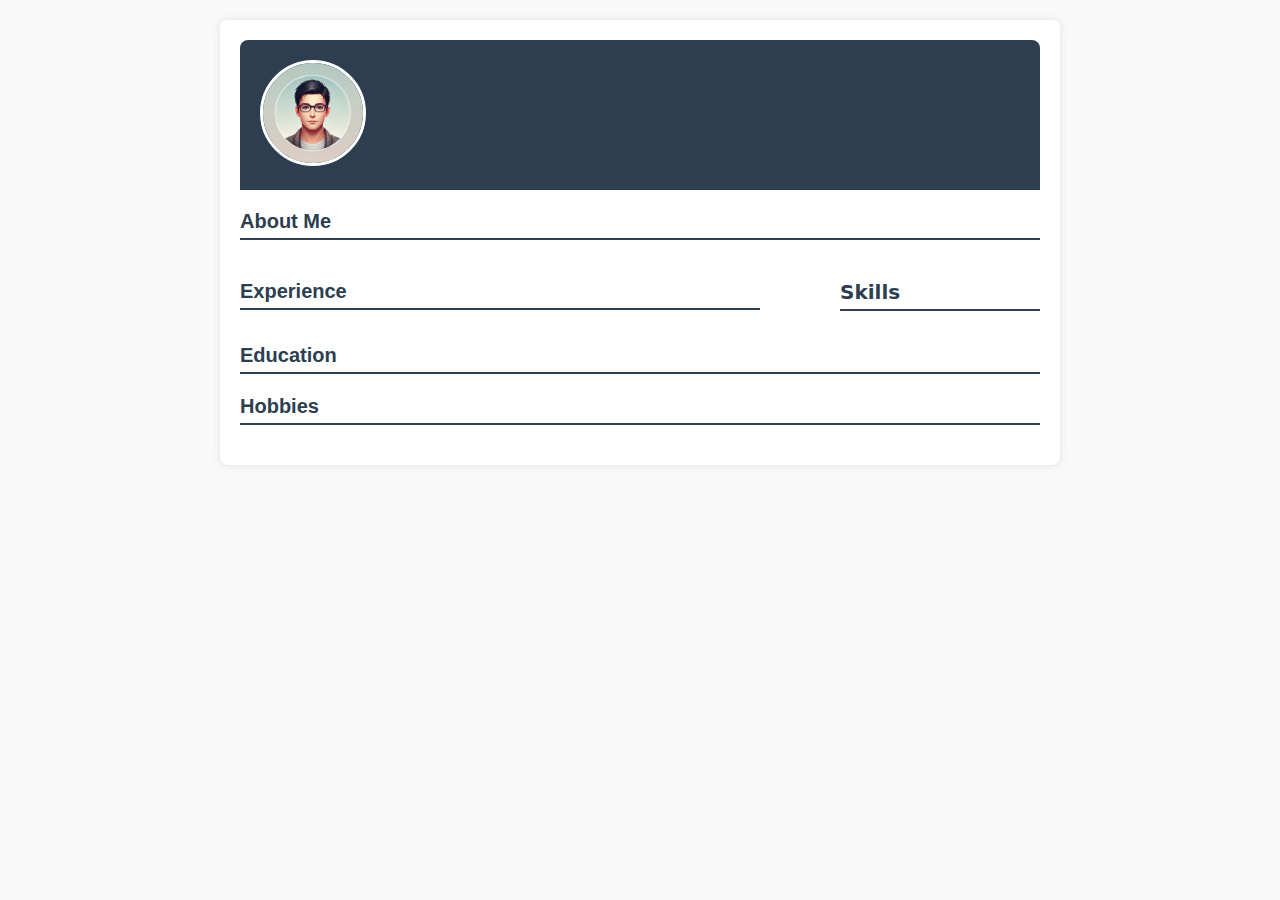
<file: resume-templates/template-01/index.html>
<!doctype html>
<html lang="en">
    <head>
        <meta charset="UTF-8" />
        <meta name="viewport" content="width=device-width, initial-scale=1.0" />
        <title><!--name --> - <!--title --></title>
        <link rel="stylesheet" href="styles.css" />
    </head>
    <body>
        <div class="container">
            <header>
                <div class="header-content">
                    <div class="profile-pic">
                        <img
                            src="../../assets/profile-pic.png"
                            alt="<!--name -->"
                        />
                    </div>
                    <div class="contact-info">
                        <h1>
                            <!--name -->
                            &nbsp;
                        </h1>
                        <h2><!--title --></h2>
                        <p>
                            <i class="fas fa-phone"></i>
                            <!--phone -->
                        </p>
                        <p>
                            <i class="fas fa-map-marker-alt"></i>
                            <!--locations -->
                        </p>
                        <p>
                            <i class="fas fa-envelope"></i>
                            <!--email -->
                        </p>
                    </div>
                </div>
            </header>

            <section class="about">
                <h3>About Me</h3>
                <p><!--intro --></p>
            </section>

            <section class="main-content">
                <div class="experience">
                    <h3>Experience</h3>
                    <!-- <ul> -->
                    <!--experience -->
                    <!-- </ul> -->
                </div>
                <div class="skills">
                    <h3>Skills</h3>
                    <ul>
                        <!--skills -->
                    </ul>
                </div>
            </section>

            <section class="education">
                <h3>Education</h3>
                <ul>
                    <li>
                        <h4><!--university --></h4>
                        <p><!--degree --></p>
                    </li>
                </ul>
            </section>

            <!-- <section class="references">
                <h3>Reference</h3>
                <ul>
                    <li>
                        <p>{reference-name}</p>
                        <p>{reference-company}</p>
                        <p>{reference-phone}</p>
                    </li>
                </ul>
            </section> -->

            <section class="hobbies">
                <h3>Hobbies</h3>
                <ul>
                    <!--hobbies -->
                </ul>
            </section>
        </div>
    </body>
</html>
</file>
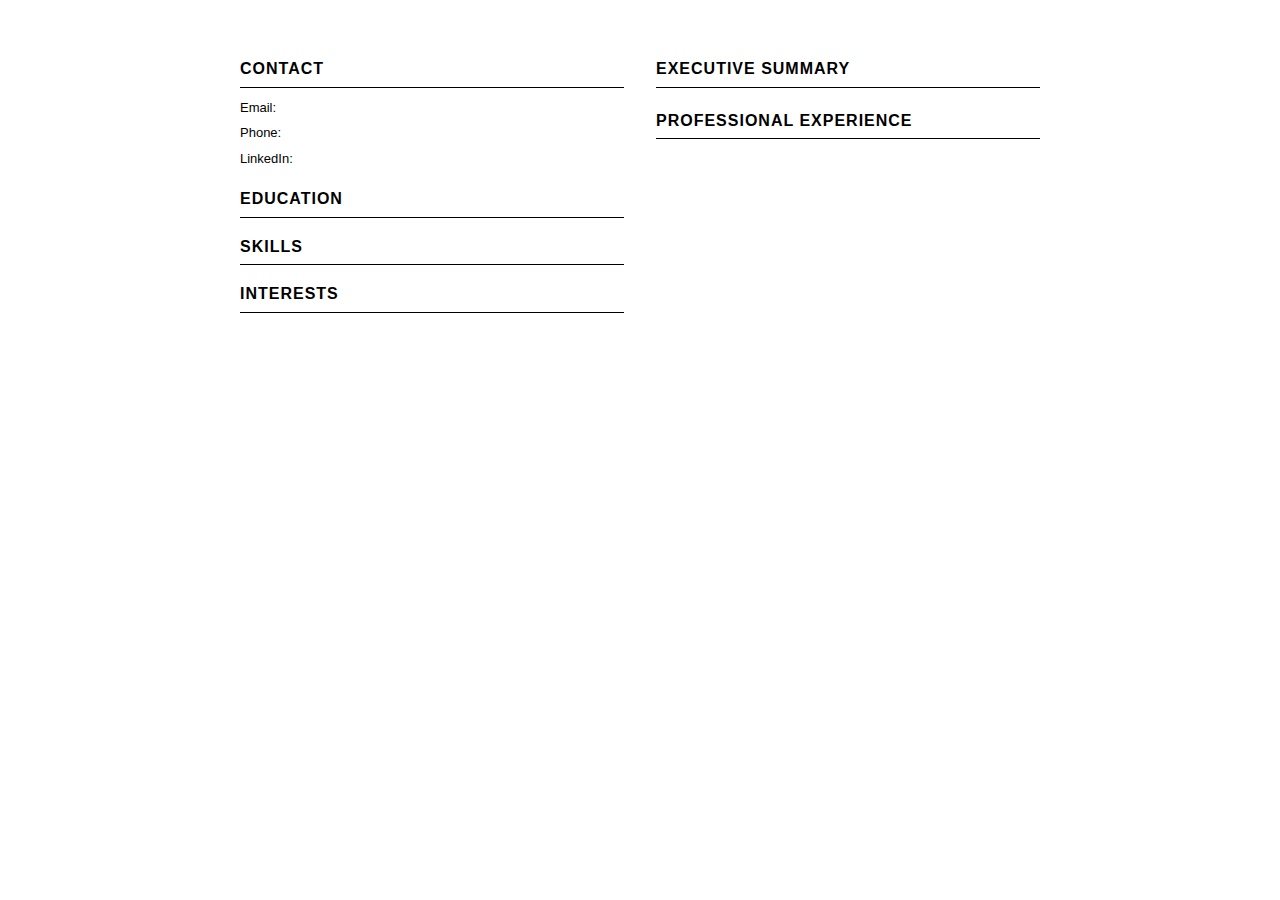
<file: resume-templates/template-02/index.html>
<!doctype html>
<html lang="en">
    <head>
        <meta charset="UTF-8" />
        <meta name="viewport" content="width=device-width, initial-scale=1.0" />
        <title>Resume - <!--name --></title>
        <style>
            body {
                font-family: Helvetica, Arial, sans-serif;
                margin: 0;
                padding: 0;
                background-color: #fff;
                color: #000;
                line-height: 1.6;
            }

            .container {
                width: 800px;
                margin: 0 auto;
                padding: 20px;
            }

            .header {
                text-align: center;
                margin-bottom: 20px;
            }

            .header h1 {
                font-size: 36px;
                margin: 0;
                letter-spacing: 2px;
            }

            .header h2 {
                font-size: 18px;
                margin-top: 5px;
                font-weight: normal;
                letter-spacing: 2px;
            }

            .left,
            .right {
                width: 48%;
            }

            .left {
                float: left;
            }

            .right {
                float: right;
            }

            .contact,
            .education,
            .skills {
                font-size: 13px;
            }
            ,
            .interests {
                margin-bottom: 20px;
            }

            .contact h3,
            .education h3,
            .skills h3,
            .interests h3 {
                font-size: 16px;
                margin-bottom: 10px;
                text-transform: uppercase;
                border-bottom: 1px solid #000;
                padding-bottom: 5px;
                letter-spacing: 1px;
            }

            .contact p,
            .education p,
            .skills p,
            .interests p {
                margin: 5px 0;
            }

            .summary,
            .experience {
                margin-bottom: 20px;
            }

            .summary h3,
            .experience h3 {
                font-size: 16px;
                margin-bottom: 10px;
                text-transform: uppercase;
                border-bottom: 1px solid #000;
                padding-bottom: 5px;
                letter-spacing: 1px;
            }

            .experience h4 {
                font-size: 14px;
                margin: 10px 0;
                font-weight: bold;
            }

            .experience p {
                margin: 5px 0;
            }

            .clearfix::after {
                content: "";
                clear: both;
                display: table;
            }
        </style>
    </head>
    <body>
        <div class="container">
            <div class="header">
                <h1><!--name --></h1>
                <h2><!--title --></h2>
            </div>

            <div class="clearfix">
                <div class="left">
                    <div class="contact">
                        <h3>Contact</h3>
                        <p>
                            Email:
                            <!--email -->
                        </p>
                        <p>
                            Phone:
                            <!--phone -->
                        </p>
                        <p>
                            LinkedIn:
                            <!--url -->
                        </p>
                    </div>

                    <div class="education">
                        <h3>Education</h3>
                        <p><!--degree --></p>
                        <p><!--university --></p>
                    </div>

                    <div class="skills">
                        <h3>Skills</h3>
                        <ul>
                            <!--skills -->
                        </ul>
                    </div>

                    <div class="interests">
                        <h3>Interests</h3>
                        <ul>
                            <!--hobbies -->
                        </ul>
                    </div>
                </div>

                <div class="right">
                    <div class="summary">
                        <h3>Executive Summary</h3>
                        <p><!--intro --></p>
                    </div>

                    <div class="experience">
                        <h3>Professional Experience</h3>
                        <!--experience -->
                    </div>
                </div>
            </div>
        </div>
    </body>
</html>
</file>
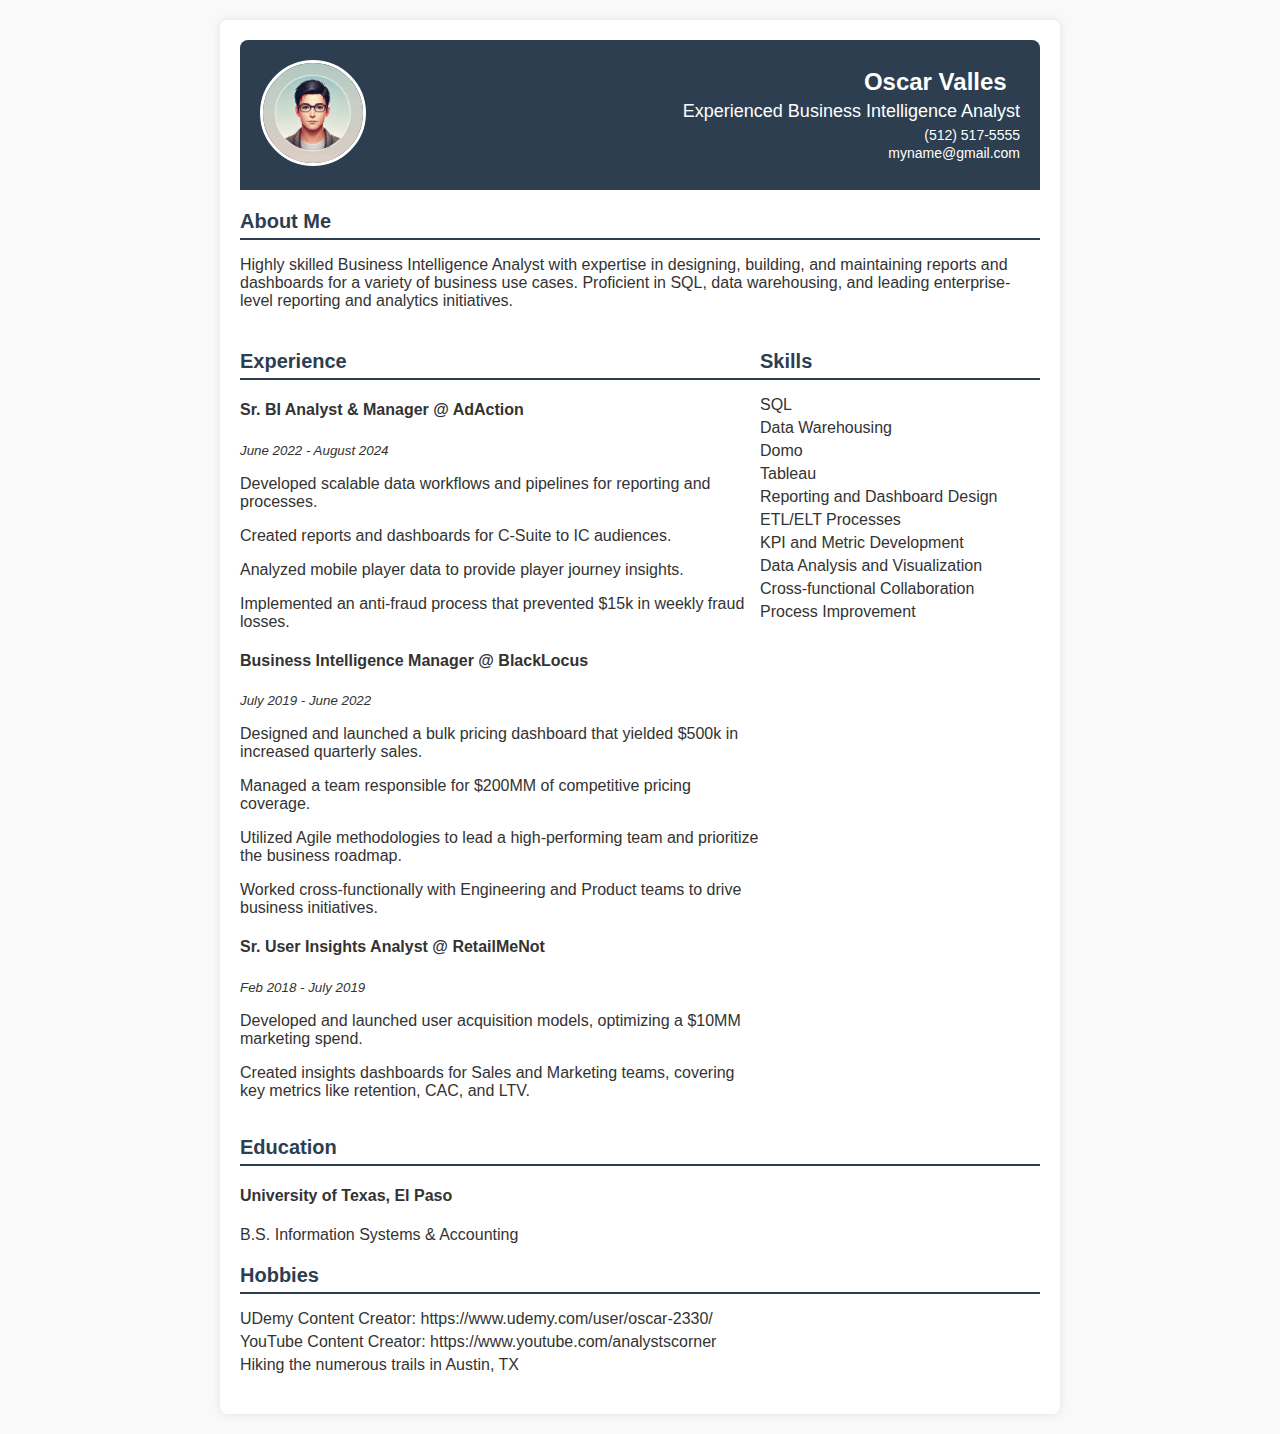
<file: resumes/2024-09-01/acc-it-data-analyst.html>
<!doctype html>
<html lang="en">
    <head>
        <meta charset="UTF-8" />
        <meta name="viewport" content="width=device-width, initial-scale=1.0" />
        <title>Oscar Valles - Experienced Business Intelligence Analyst</title>
        <link rel="stylesheet" href="styles.css" />
    </head>
    <body>
        <div class="container">
            <header>
                <div class="header-content">
                    <div class="profile-pic">
                        <img
                            src="../../assets/profile-pic.png"
                            alt="Oscar Valles"
                        />
                    </div>
                    <div class="contact-info">
                        <h1>
                            Oscar Valles
                            &nbsp;
                        </h1>
                        <h2>Experienced Business Intelligence Analyst</h2>
                        <p>
                            <i class="fas fa-phone"></i>
                            (512) 517-5555
                        </p>
                        <p>
                            <i class="fas fa-map-marker-alt"></i>
                            <!--locations -->
                        </p>
                        <p>
                            <i class="fas fa-envelope"></i>
                            myname@gmail.com
                        </p>
                    </div>
                </div>
            </header>

            <section class="about">
                <h3>About Me</h3>
                <p>Highly skilled Business Intelligence Analyst with expertise in designing, building, and maintaining reports and dashboards for a variety of business use cases. Proficient in SQL, data warehousing, and leading enterprise-level reporting and analytics initiatives.</p>
            </section>

            <section class="main-content">
                <div class="experience">
                    <h3>Experience</h3>
                    <ul>
                        <li>
                <h4>Sr. BI Analyst & Manager @ AdAction</h4>
                <p><small><i>June 2022 - August 2024</i></small></p>
            <p>Developed scalable data workflows and pipelines for reporting and processes.</p><p>Created reports and dashboards for C-Suite to IC audiences.</p><p>Analyzed mobile player data to provide player journey insights.</p><p>Implemented an anti-fraud process that prevented $15k in weekly fraud losses.</p></li><li>
                <h4>Business Intelligence Manager @ BlackLocus</h4>
                <p><small><i>July 2019 - June 2022</i></small></p>
            <p>Designed and launched a bulk pricing dashboard that yielded $500k in increased quarterly sales.</p><p>Managed a team responsible for $200MM of competitive pricing coverage.</p><p>Utilized Agile methodologies to lead a high-performing team and prioritize the business roadmap.</p><p>Worked cross-functionally with Engineering and Product teams to drive business initiatives.</p></li><li>
                <h4>Sr. User Insights Analyst @ RetailMeNot</h4>
                <p><small><i>Feb 2018 - July 2019</i></small></p>
            <p>Developed and launched user acquisition models, optimizing a $10MM marketing spend.</p><p>Created insights dashboards for Sales and Marketing teams, covering key metrics like retention, CAC, and LTV.</p></li>
                    </ul>
                </div>
                <div class="skills">
                    <h3>Skills</h3>
                    <ul>
                        <li>SQL</li><li>Data Warehousing</li><li>Domo</li><li>Tableau</li><li>Reporting and Dashboard Design</li><li>ETL/ELT Processes</li><li>KPI and Metric Development</li><li>Data Analysis and Visualization</li><li>Cross-functional Collaboration</li><li>Process Improvement</li>
                    </ul>
                </div>
            </section>

            <section class="education">
                <h3>Education</h3>
                <ul>
                    <li>
                        <h4>University of Texas, El Paso</h4>
                        <p>B.S. Information Systems & Accounting</p>
                    </li>
                </ul>
            </section>

            <!-- <section class="references">
                <h3>Reference</h3>
                <ul>
                    <li>
                        <p>{reference-name}</p>
                        <p>{reference-company}</p>
                        <p>{reference-phone}</p>
                    </li>
                </ul>
            </section> -->

            <section class="hobbies">
                <h3>Hobbies</h3>
                <ul>
                    <li>UDemy Content Creator: https://www.udemy.com/user/oscar-2330/</li><li>YouTube Content Creator: https://www.youtube.com/analystscorner</li><li>Hiking the numerous trails in Austin, TX</li>
                </ul>
            </section>
        </div>
    </body>
</html>
</file>
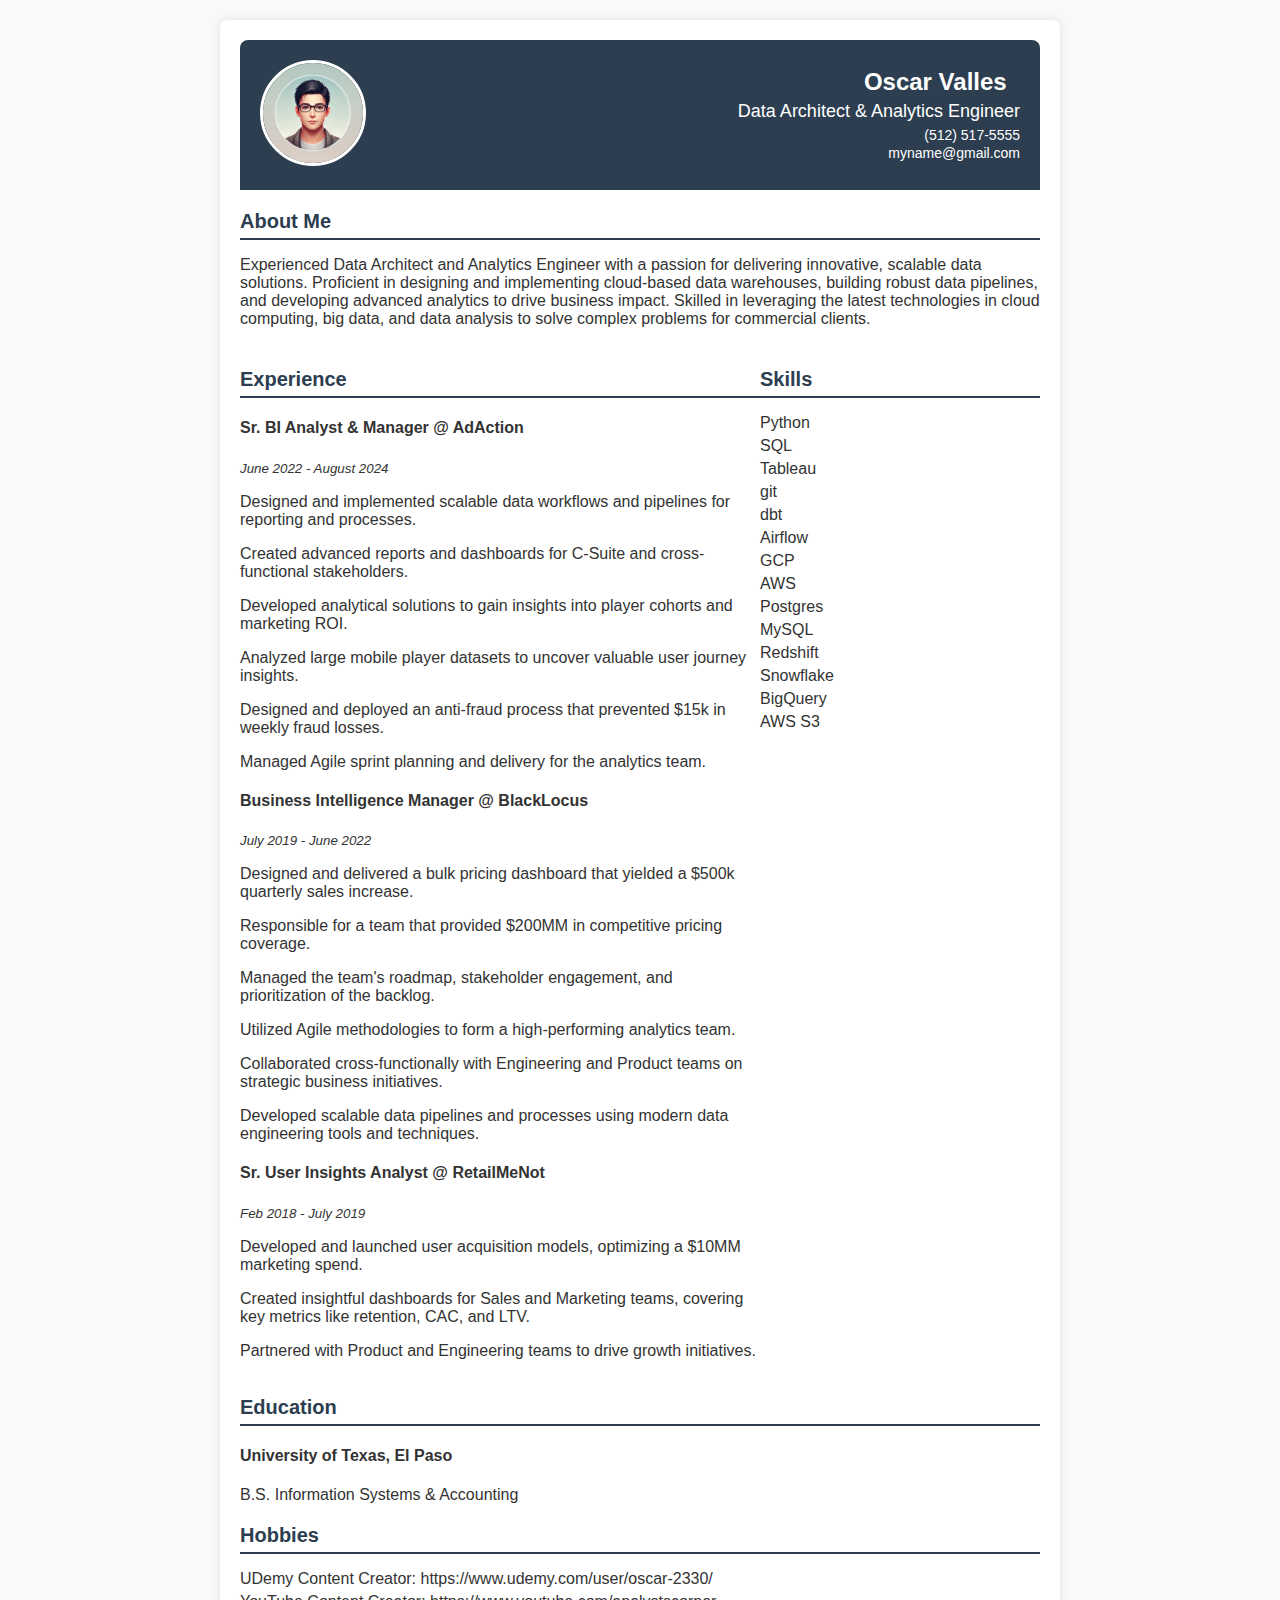
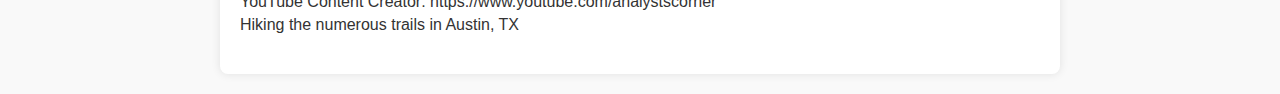
<file: resumes/2024-09-01/optum-principal-data-analyst.html>
<!doctype html>
<html lang="en">
    <head>
        <meta charset="UTF-8" />
        <meta name="viewport" content="width=device-width, initial-scale=1.0" />
        <title>Oscar Valles - Data Architect & Analytics Engineer</title>
        <link rel="stylesheet" href="styles.css" />
    </head>
    <body>
        <div class="container">
            <header>
                <div class="header-content">
                    <div class="profile-pic">
                        <img
                            src="../../assets/profile-pic.png"
                            alt="Oscar Valles"
                        />
                    </div>
                    <div class="contact-info">
                        <h1>
                            Oscar Valles
                            &nbsp;
                        </h1>
                        <h2>Data Architect & Analytics Engineer</h2>
                        <p>
                            <i class="fas fa-phone"></i>
                            (512) 517-5555
                        </p>
                        <p>
                            <i class="fas fa-map-marker-alt"></i>
                            <!--locations -->
                        </p>
                        <p>
                            <i class="fas fa-envelope"></i>
                            myname@gmail.com
                        </p>
                    </div>
                </div>
            </header>

            <section class="about">
                <h3>About Me</h3>
                <p>Experienced Data Architect and Analytics Engineer with a passion for delivering innovative, scalable data solutions. Proficient in designing and implementing cloud-based data warehouses, building robust data pipelines, and developing advanced analytics to drive business impact. Skilled in leveraging the latest technologies in cloud computing, big data, and data analysis to solve complex problems for commercial clients.</p>
            </section>

            <section class="main-content">
                <div class="experience">
                    <h3>Experience</h3>
                    <ul>
                        <li>
                <h4>Sr. BI Analyst & Manager @ AdAction</h4>
                <p><small><i>June 2022 - August 2024</i></small></p>
            <p>Designed and implemented scalable data workflows and pipelines for reporting and processes.</p><p>Created advanced reports and dashboards for C-Suite and cross-functional stakeholders.</p><p>Developed analytical solutions to gain insights into player cohorts and marketing ROI.</p><p>Analyzed large mobile player datasets to uncover valuable user journey insights.</p><p>Designed and deployed an anti-fraud process that prevented $15k in weekly fraud losses.</p><p>Managed Agile sprint planning and delivery for the analytics team.</p></li><li>
                <h4>Business Intelligence Manager @ BlackLocus</h4>
                <p><small><i>July 2019 - June 2022</i></small></p>
            <p>Designed and delivered a bulk pricing dashboard that yielded a $500k quarterly sales increase.</p><p>Responsible for a team that provided $200MM in competitive pricing coverage.</p><p>Managed the team's roadmap, stakeholder engagement, and prioritization of the backlog.</p><p>Utilized Agile methodologies to form a high-performing analytics team.</p><p>Collaborated cross-functionally with Engineering and Product teams on strategic business initiatives.</p><p>Developed scalable data pipelines and processes using modern data engineering tools and techniques.</p></li><li>
                <h4>Sr. User Insights Analyst @ RetailMeNot</h4>
                <p><small><i>Feb 2018 - July 2019</i></small></p>
            <p>Developed and launched user acquisition models, optimizing a $10MM marketing spend.</p><p>Created insightful dashboards for Sales and Marketing teams, covering key metrics like retention, CAC, and LTV.</p><p>Partnered with Product and Engineering teams to drive growth initiatives.</p></li>
                    </ul>
                </div>
                <div class="skills">
                    <h3>Skills</h3>
                    <ul>
                        <li>Python</li><li>SQL</li><li>Tableau</li><li>git</li><li>dbt</li><li>Airflow</li><li>GCP</li><li>AWS</li><li>Postgres</li><li>MySQL</li><li>Redshift</li><li>Snowflake</li><li>BigQuery</li><li>AWS S3</li>
                    </ul>
                </div>
            </section>

            <section class="education">
                <h3>Education</h3>
                <ul>
                    <li>
                        <h4>University of Texas, El Paso</h4>
                        <p>B.S. Information Systems & Accounting</p>
                    </li>
                </ul>
            </section>

            <!-- <section class="references">
                <h3>Reference</h3>
                <ul>
                    <li>
                        <p>{reference-name}</p>
                        <p>{reference-company}</p>
                        <p>{reference-phone}</p>
                    </li>
                </ul>
            </section> -->

            <section class="hobbies">
                <h3>Hobbies</h3>
                <ul>
                    <li>UDemy Content Creator: https://www.udemy.com/user/oscar-2330/</li><li>YouTube Content Creator: https://www.youtube.com/analystscorner</li><li>Hiking the numerous trails in Austin, TX</li>
                </ul>
            </section>
        </div>
    </body>
</html>
</file>
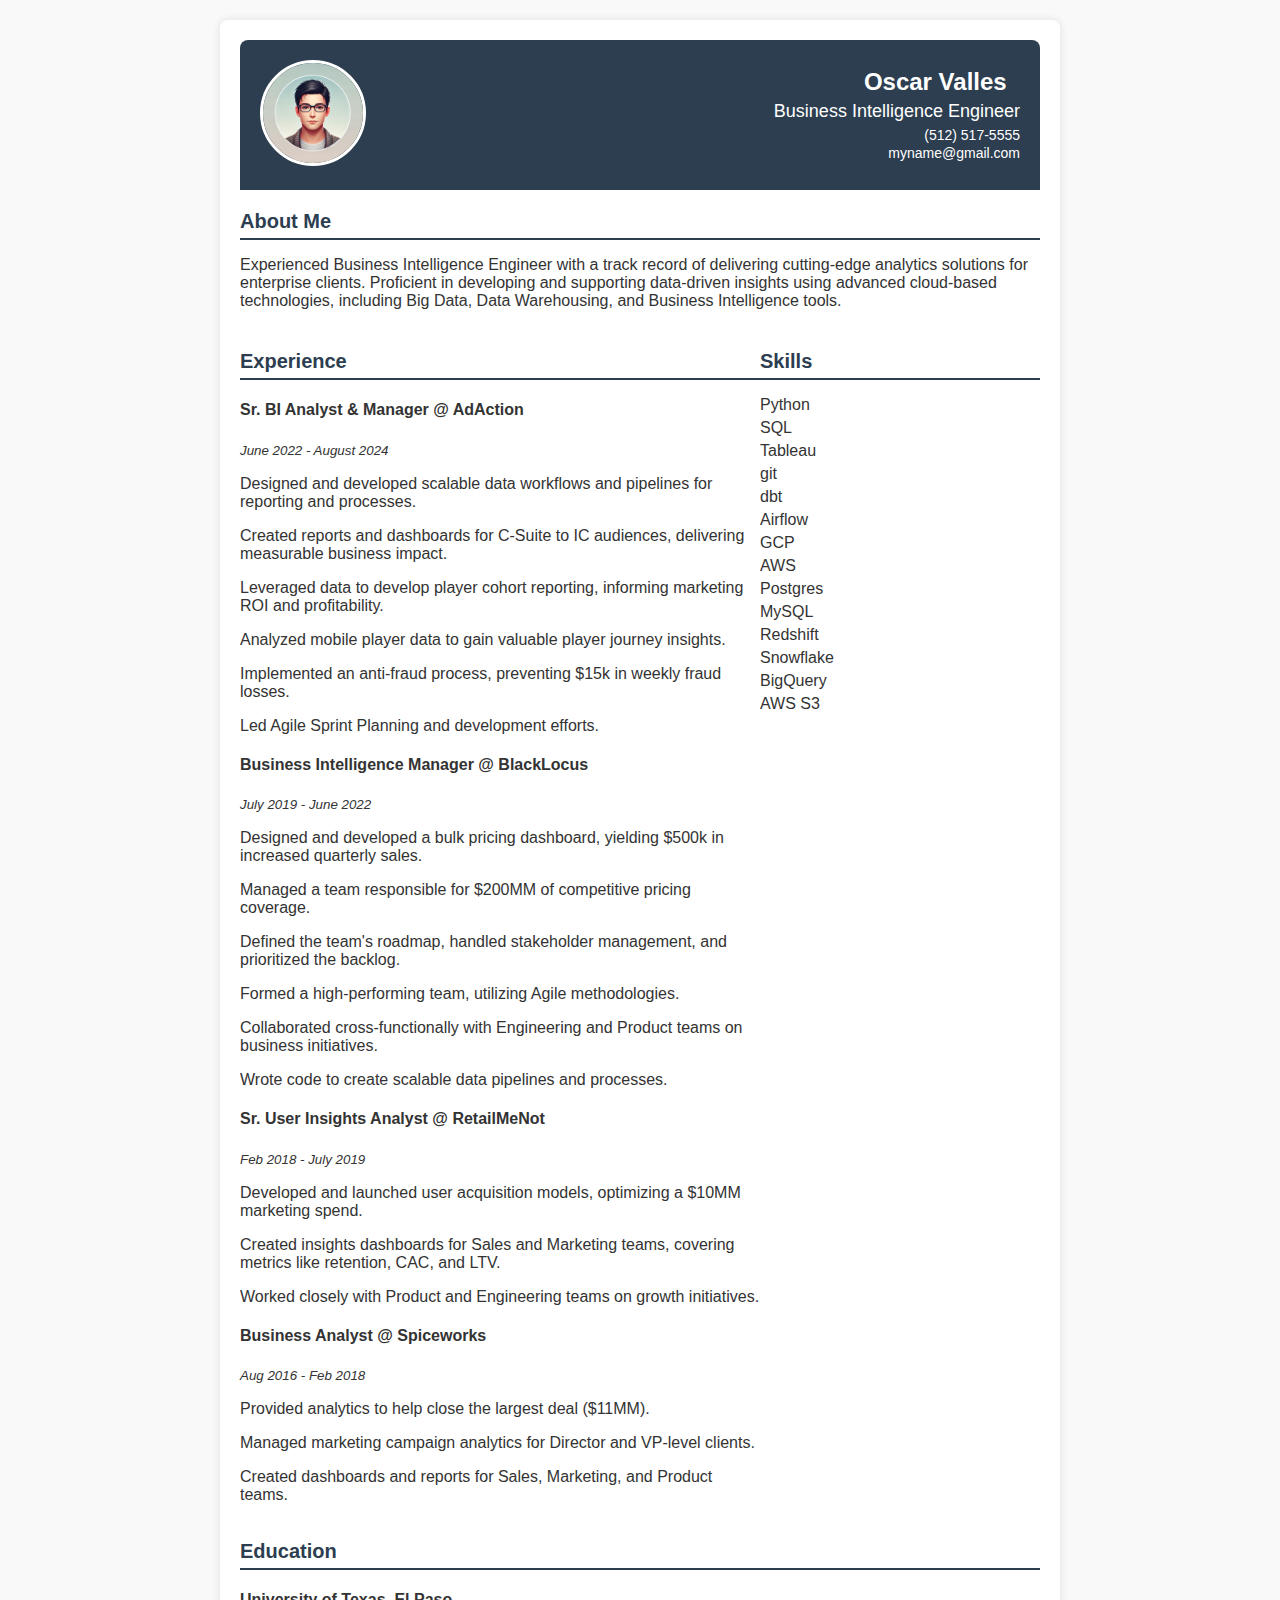
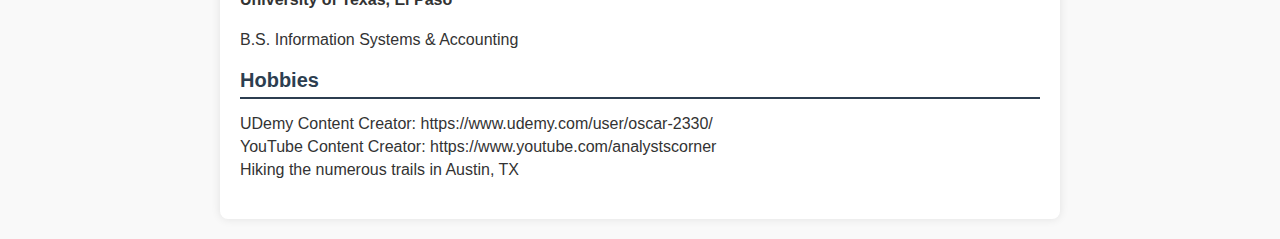
<file: resumes/2024-09-01/updated-resume-haiku.html>
<!doctype html>
<html lang="en">
    <head>
        <meta charset="UTF-8" />
        <meta name="viewport" content="width=device-width, initial-scale=1.0" />
        <title>Oscar Valles - Business Intelligence Engineer</title>
        <link rel="stylesheet" href="styles.css" />
    </head>
    <body>
        <div class="container">
            <header>
                <div class="header-content">
                    <div class="profile-pic">
                        <img
                            src="../../assets/profile-pic.png"
                            alt="Oscar Valles"
                        />
                    </div>
                    <div class="contact-info">
                        <h1>
                            Oscar Valles
                            &nbsp;
                        </h1>
                        <h2>Business Intelligence Engineer</h2>
                        <p>
                            <i class="fas fa-phone"></i>
                            (512) 517-5555
                        </p>
                        <p>
                            <i class="fas fa-map-marker-alt"></i>
                            <!--locations -->
                        </p>
                        <p>
                            <i class="fas fa-envelope"></i>
                            myname@gmail.com
                        </p>
                    </div>
                </div>
            </header>

            <section class="about">
                <h3>About Me</h3>
                <p>Experienced Business Intelligence Engineer with a track record of delivering cutting-edge analytics solutions for enterprise clients. Proficient in developing and supporting data-driven insights using advanced cloud-based technologies, including Big Data, Data Warehousing, and Business Intelligence tools.</p>
            </section>

            <section class="main-content">
                <div class="experience">
                    <h3>Experience</h3>
                    <ul>
                        <li>
                <h4>Sr. BI Analyst & Manager @ AdAction</h4>
                <p><small><i>June 2022 - August 2024</i></small></p>
            <p>Designed and developed scalable data workflows and pipelines for reporting and processes.</p><p>Created reports and dashboards for C-Suite to IC audiences, delivering measurable business impact.</p><p>Leveraged data to develop player cohort reporting, informing marketing ROI and profitability.</p><p>Analyzed mobile player data to gain valuable player journey insights.</p><p>Implemented an anti-fraud process, preventing $15k in weekly fraud losses.</p><p>Led Agile Sprint Planning and development efforts.</p></li><li>
                <h4>Business Intelligence Manager @ BlackLocus</h4>
                <p><small><i>July 2019 - June 2022</i></small></p>
            <p>Designed and developed a bulk pricing dashboard, yielding $500k in increased quarterly sales.</p><p>Managed a team responsible for $200MM of competitive pricing coverage.</p><p>Defined the team's roadmap, handled stakeholder management, and prioritized the backlog.</p><p>Formed a high-performing team, utilizing Agile methodologies.</p><p>Collaborated cross-functionally with Engineering and Product teams on business initiatives.</p><p>Wrote code to create scalable data pipelines and processes.</p></li><li>
                <h4>Sr. User Insights Analyst @ RetailMeNot</h4>
                <p><small><i>Feb 2018 - July 2019</i></small></p>
            <p>Developed and launched user acquisition models, optimizing a $10MM marketing spend.</p><p>Created insights dashboards for Sales and Marketing teams, covering metrics like retention, CAC, and LTV.</p><p>Worked closely with Product and Engineering teams on growth initiatives.</p></li><li>
                <h4>Business Analyst @ Spiceworks</h4>
                <p><small><i>Aug 2016 - Feb 2018</i></small></p>
            <p>Provided analytics to help close the largest deal ($11MM).</p><p>Managed marketing campaign analytics for Director and VP-level clients.</p><p>Created dashboards and reports for Sales, Marketing, and Product teams.</p></li>
                    </ul>
                </div>
                <div class="skills">
                    <h3>Skills</h3>
                    <ul>
                        <li>Python</li><li>SQL</li><li>Tableau</li><li>git</li><li>dbt</li><li>Airflow</li><li>GCP</li><li>AWS</li><li>Postgres</li><li>MySQL</li><li>Redshift</li><li>Snowflake</li><li>BigQuery</li><li>AWS S3</li>
                    </ul>
                </div>
            </section>

            <section class="education">
                <h3>Education</h3>
                <ul>
                    <li>
                        <h4>University of Texas, El Paso</h4>
                        <p>B.S. Information Systems & Accounting</p>
                    </li>
                </ul>
            </section>

            <!-- <section class="references">
                <h3>Reference</h3>
                <ul>
                    <li>
                        <p>{reference-name}</p>
                        <p>{reference-company}</p>
                        <p>{reference-phone}</p>
                    </li>
                </ul>
            </section> -->

            <section class="hobbies">
                <h3>Hobbies</h3>
                <ul>
                    <li>UDemy Content Creator: https://www.udemy.com/user/oscar-2330/</li><li>YouTube Content Creator: https://www.youtube.com/analystscorner</li><li>Hiking the numerous trails in Austin, TX</li>
                </ul>
            </section>
        </div>
    </body>
</html>
</file>
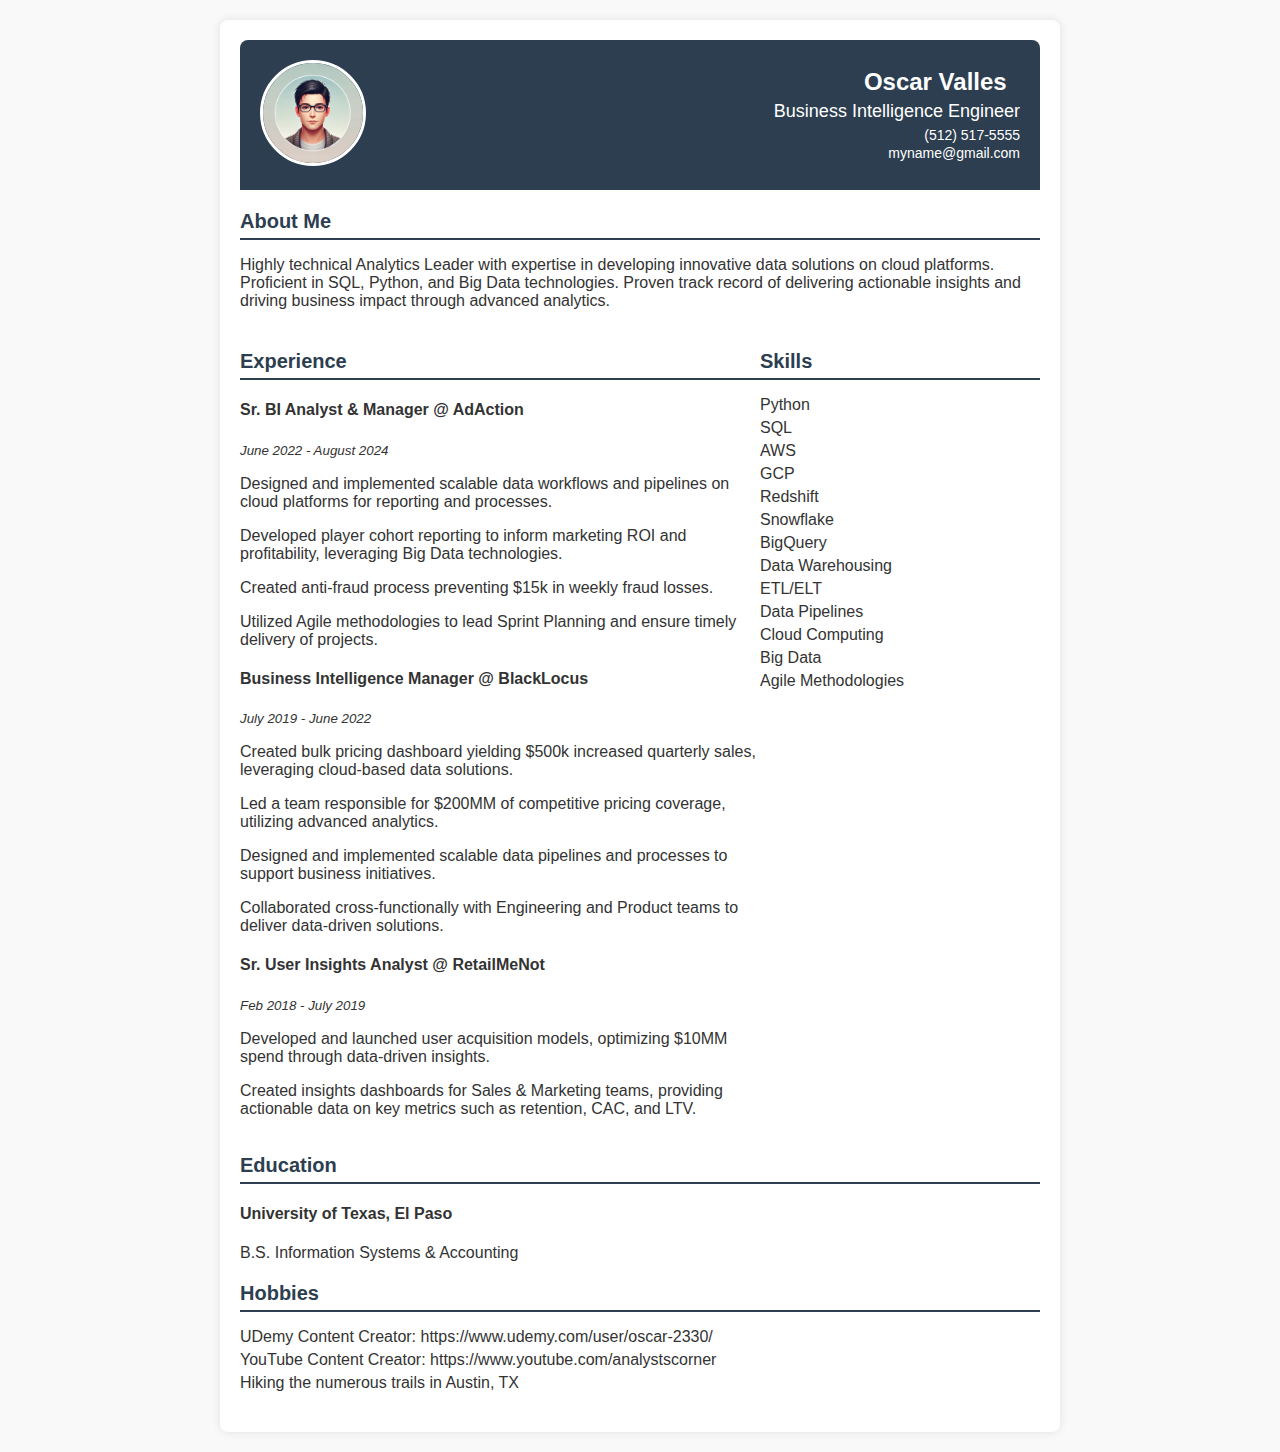
<file: resumes/2024-09-01/updated_resume-opus.html>
<!doctype html>
<html lang="en">
    <head>
        <meta charset="UTF-8" />
        <meta name="viewport" content="width=device-width, initial-scale=1.0" />
        <title>Oscar Valles - Business Intelligence Engineer</title>
        <link rel="stylesheet" href="styles.css" />
    </head>
    <body>
        <div class="container">
            <header>
                <div class="header-content">
                    <div class="profile-pic">
                        <img
                            src="../../assets/profile-pic.png"
                            alt="Oscar Valles"
                        />
                    </div>
                    <div class="contact-info">
                        <h1>
                            Oscar Valles
                            &nbsp;
                        </h1>
                        <h2>Business Intelligence Engineer</h2>
                        <p>
                            <i class="fas fa-phone"></i>
                            (512) 517-5555
                        </p>
                        <p>
                            <i class="fas fa-map-marker-alt"></i>
                            <!--locations -->
                        </p>
                        <p>
                            <i class="fas fa-envelope"></i>
                            myname@gmail.com
                        </p>
                    </div>
                </div>
            </header>

            <section class="about">
                <h3>About Me</h3>
                <p>Highly technical Analytics Leader with expertise in developing innovative data solutions on cloud platforms. Proficient in SQL, Python, and Big Data technologies. Proven track record of delivering actionable insights and driving business impact through advanced analytics.</p>
            </section>

            <section class="main-content">
                <div class="experience">
                    <h3>Experience</h3>
                    <ul>
                        <li>
                <h4>Sr. BI Analyst & Manager @ AdAction</h4>
                <p><small><i>June 2022 - August 2024</i></small></p>
            <p>Designed and implemented scalable data workflows and pipelines on cloud platforms for reporting and processes.</p><p>Developed player cohort reporting to inform marketing ROI and profitability, leveraging Big Data technologies.</p><p>Created anti-fraud process preventing $15k in weekly fraud losses.</p><p>Utilized Agile methodologies to lead Sprint Planning and ensure timely delivery of projects.</p></li><li>
                <h4>Business Intelligence Manager @ BlackLocus</h4>
                <p><small><i>July 2019 - June 2022</i></small></p>
            <p>Created bulk pricing dashboard yielding $500k increased quarterly sales, leveraging cloud-based data solutions.</p><p>Led a team responsible for $200MM of competitive pricing coverage, utilizing advanced analytics.</p><p>Designed and implemented scalable data pipelines and processes to support business initiatives.</p><p>Collaborated cross-functionally with Engineering and Product teams to deliver data-driven solutions.</p></li><li>
                <h4>Sr. User Insights Analyst @ RetailMeNot</h4>
                <p><small><i>Feb 2018 - July 2019</i></small></p>
            <p>Developed and launched user acquisition models, optimizing $10MM spend through data-driven insights.</p><p>Created insights dashboards for Sales & Marketing teams, providing actionable data on key metrics such as retention, CAC, and LTV.</p></li>
                    </ul>
                </div>
                <div class="skills">
                    <h3>Skills</h3>
                    <ul>
                        <li>Python</li><li>SQL</li><li>AWS</li><li>GCP</li><li>Redshift</li><li>Snowflake</li><li>BigQuery</li><li>Data Warehousing</li><li>ETL/ELT</li><li>Data Pipelines</li><li>Cloud Computing</li><li>Big Data</li><li>Agile Methodologies</li>
                    </ul>
                </div>
            </section>

            <section class="education">
                <h3>Education</h3>
                <ul>
                    <li>
                        <h4>University of Texas, El Paso</h4>
                        <p>B.S. Information Systems & Accounting</p>
                    </li>
                </ul>
            </section>

            <!-- <section class="references">
                <h3>Reference</h3>
                <ul>
                    <li>
                        <p>{reference-name}</p>
                        <p>{reference-company}</p>
                        <p>{reference-phone}</p>
                    </li>
                </ul>
            </section> -->

            <section class="hobbies">
                <h3>Hobbies</h3>
                <ul>
                    <li>UDemy Content Creator: https://www.udemy.com/user/oscar-2330/</li><li>YouTube Content Creator: https://www.youtube.com/analystscorner</li><li>Hiking the numerous trails in Austin, TX</li>
                </ul>
            </section>
        </div>
    </body>
</html>
</file>
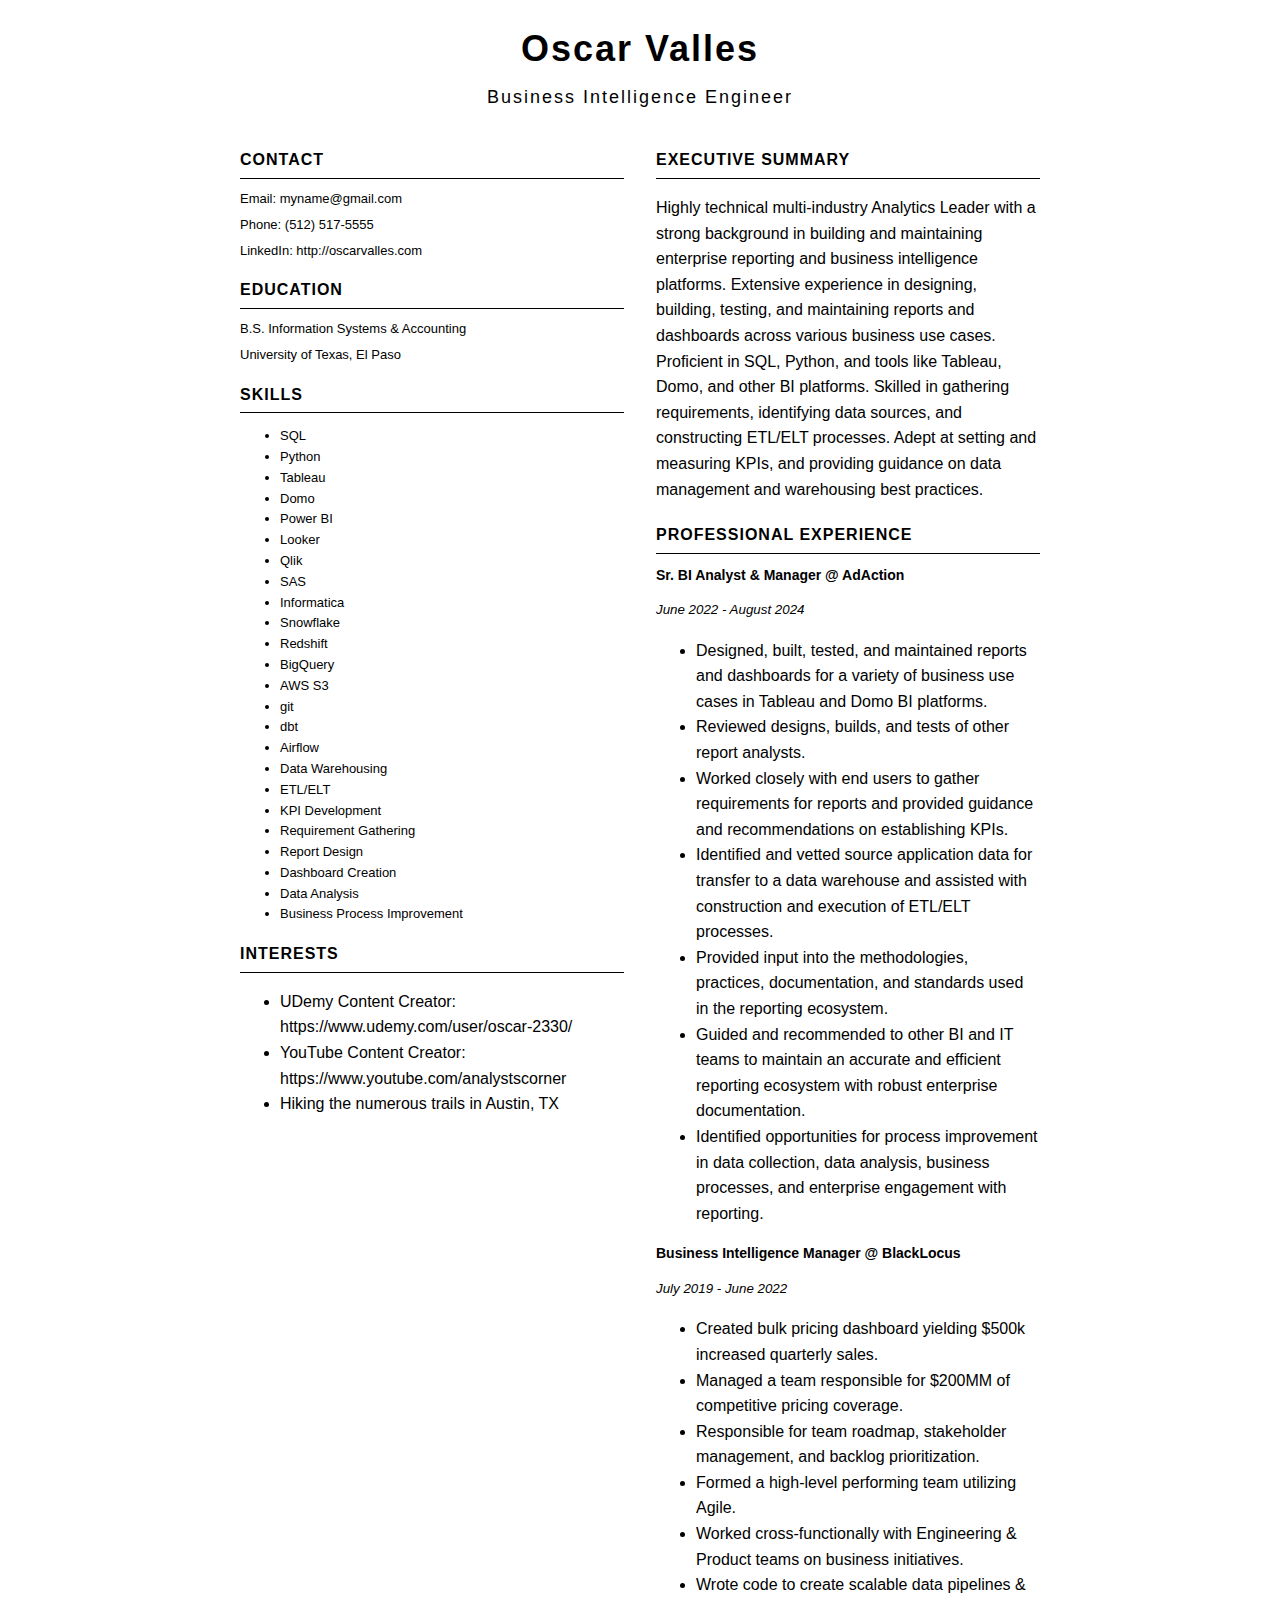
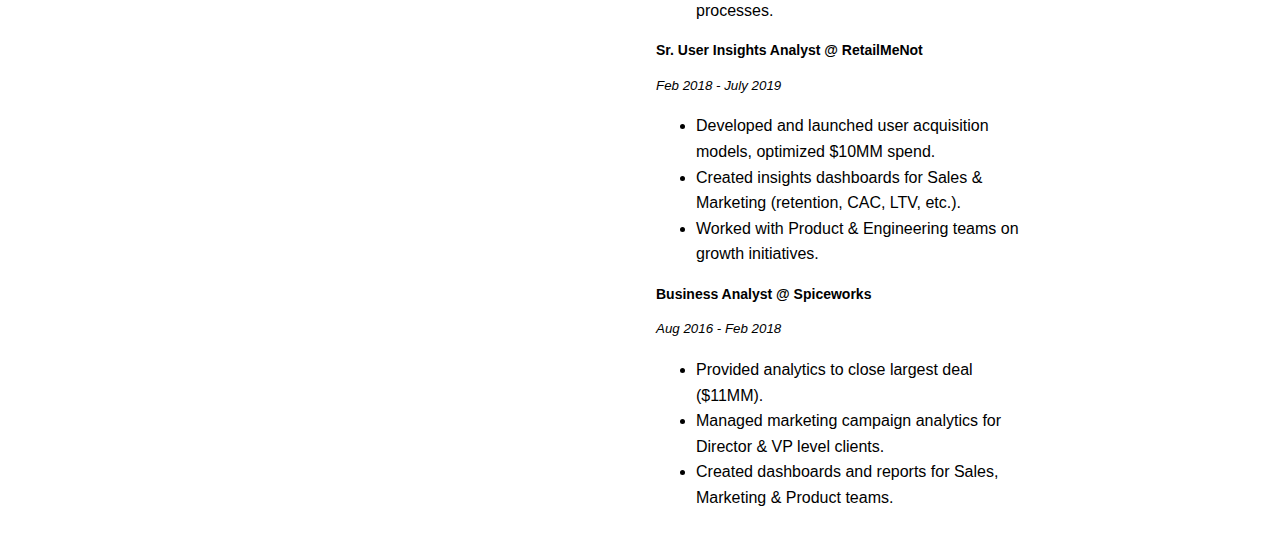
<file: resumes/2024-09-02/acc-it-analyst.html>
<!doctype html>
<html lang="en">
    <head>
        <meta charset="UTF-8" />
        <meta name="viewport" content="width=device-width, initial-scale=1.0" />
        <title>Resume - Oscar Valles</title>
        <style>
            body {
                font-family: Helvetica, Arial, sans-serif;
                margin: 0;
                padding: 0;
                background-color: #fff;
                color: #000;
                line-height: 1.6;
            }

            .container {
                width: 800px;
                margin: 0 auto;
                padding: 20px;
            }

            .header {
                text-align: center;
                margin-bottom: 20px;
            }

            .header h1 {
                font-size: 36px;
                margin: 0;
                letter-spacing: 2px;
            }

            .header h2 {
                font-size: 18px;
                margin-top: 5px;
                font-weight: normal;
                letter-spacing: 2px;
            }

            .left,
            .right {
                width: 48%;
            }

            .left {
                float: left;
            }

            .right {
                float: right;
            }

            .contact,
            .education,
            .skills {
                font-size: 13px;
            }
            ,
            .interests {
                margin-bottom: 20px;
            }

            .contact h3,
            .education h3,
            .skills h3,
            .interests h3 {
                font-size: 16px;
                margin-bottom: 10px;
                text-transform: uppercase;
                border-bottom: 1px solid #000;
                padding-bottom: 5px;
                letter-spacing: 1px;
            }

            .contact p,
            .education p,
            .skills p,
            .interests p {
                margin: 5px 0;
            }

            .summary,
            .experience {
                margin-bottom: 20px;
            }

            .summary h3,
            .experience h3 {
                font-size: 16px;
                margin-bottom: 10px;
                text-transform: uppercase;
                border-bottom: 1px solid #000;
                padding-bottom: 5px;
                letter-spacing: 1px;
            }

            .experience h4 {
                font-size: 14px;
                margin: 10px 0;
                font-weight: bold;
            }

            .experience p {
                margin: 5px 0;
            }

            .clearfix::after {
                content: "";
                clear: both;
                display: table;
            }
        </style>
    </head>
    <body>
        <div class="container">
            <div class="header">
                <h1>Oscar Valles</h1>
                <h2>Business Intelligence Engineer</h2>
            </div>

            <div class="clearfix">
                <div class="left">
                    <div class="contact">
                        <h3>Contact</h3>
                        <p>
                            Email:
                            myname@gmail.com
                        </p>
                        <p>
                            Phone:
                            (512) 517-5555
                        </p>
                        <p>
                            LinkedIn:
                            http://oscarvalles.com
                        </p>
                    </div>

                    <div class="education">
                        <h3>Education</h3>
                        <p>B.S. Information Systems & Accounting</p>
                        <p>University of Texas, El Paso</p>
                    </div>

                    <div class="skills">
                        <h3>Skills</h3>
                        <ul>
                            <li>SQL</li><li>Python</li><li>Tableau</li><li>Domo</li><li>Power BI</li><li>Looker</li><li>Qlik</li><li>SAS</li><li>Informatica</li><li>Snowflake</li><li>Redshift</li><li>BigQuery</li><li>AWS S3</li><li>git</li><li>dbt</li><li>Airflow</li><li>Data Warehousing</li><li>ETL/ELT</li><li>KPI Development</li><li>Requirement Gathering</li><li>Report Design</li><li>Dashboard Creation</li><li>Data Analysis</li><li>Business Process Improvement</li>
                        </ul>
                    </div>

                    <div class="interests">
                        <h3>Interests</h3>
                        <ul>
                            <li>UDemy Content Creator: https://www.udemy.com/user/oscar-2330/</li><li>YouTube Content Creator: https://www.youtube.com/analystscorner</li><li>Hiking the numerous trails in Austin, TX</li>
                        </ul>
                    </div>
                </div>

                <div class="right">
                    <div class="summary">
                        <h3>Executive Summary</h3>
                        <p>Highly technical multi-industry Analytics Leader with a strong background in building and maintaining enterprise reporting and business intelligence platforms. Extensive experience in designing, building, testing, and maintaining reports and dashboards across various business use cases. Proficient in SQL, Python, and tools like Tableau, Domo, and other BI platforms. Skilled in gathering requirements, identifying data sources, and constructing ETL/ELT processes. Adept at setting and measuring KPIs, and providing guidance on data management and warehousing best practices.</p>
                    </div>

                    <div class="experience">
                        <h3>Professional Experience</h3>
                        
                <h4>Sr. BI Analyst & Manager @ AdAction</h4>
                <p><small><i>June 2022 - August 2024</i></small></p>
            <ul><li>Designed, built, tested, and maintained reports and dashboards for a variety of business use cases in Tableau and Domo BI platforms.</li><li>Reviewed designs, builds, and tests of other report analysts.</li><li>Worked closely with end users to gather requirements for reports and provided guidance and recommendations on establishing KPIs.</li><li>Identified and vetted source application data for transfer to a data warehouse and assisted with construction and execution of ETL/ELT processes.</li><li>Provided input into the methodologies, practices, documentation, and standards used in the reporting ecosystem.</li><li>Guided and recommended to other BI and IT teams to maintain an accurate and efficient reporting ecosystem with robust enterprise documentation.</li><li>Identified opportunities for process improvement in data collection, data analysis, business processes, and enterprise engagement with reporting.</li></ul>
                <h4>Business Intelligence Manager @ BlackLocus</h4>
                <p><small><i>July 2019 - June 2022</i></small></p>
            <ul><li>Created bulk pricing dashboard yielding $500k increased quarterly sales.</li><li>Managed a team responsible for $200MM of competitive pricing coverage.</li><li>Responsible for team roadmap, stakeholder management, and backlog prioritization.</li><li>Formed a high-level performing team utilizing Agile.</li><li>Worked cross-functionally with Engineering & Product teams on business initiatives.</li><li>Wrote code to create scalable data pipelines & processes.</li></ul>
                <h4>Sr. User Insights Analyst @ RetailMeNot</h4>
                <p><small><i>Feb 2018 - July 2019</i></small></p>
            <ul><li>Developed and launched user acquisition models, optimized $10MM spend.</li><li>Created insights dashboards for Sales & Marketing (retention, CAC, LTV, etc.).</li><li>Worked with Product & Engineering teams on growth initiatives.</li></ul>
                <h4>Business Analyst @ Spiceworks</h4>
                <p><small><i>Aug 2016 - Feb 2018</i></small></p>
            <ul><li>Provided analytics to close largest deal ($11MM).</li><li>Managed marketing campaign analytics for Director & VP level clients.</li><li>Created dashboards and reports for Sales, Marketing & Product teams.</li></ul>
                    </div>
                </div>
            </div>
        </div>
    </body>
</html>
</file>
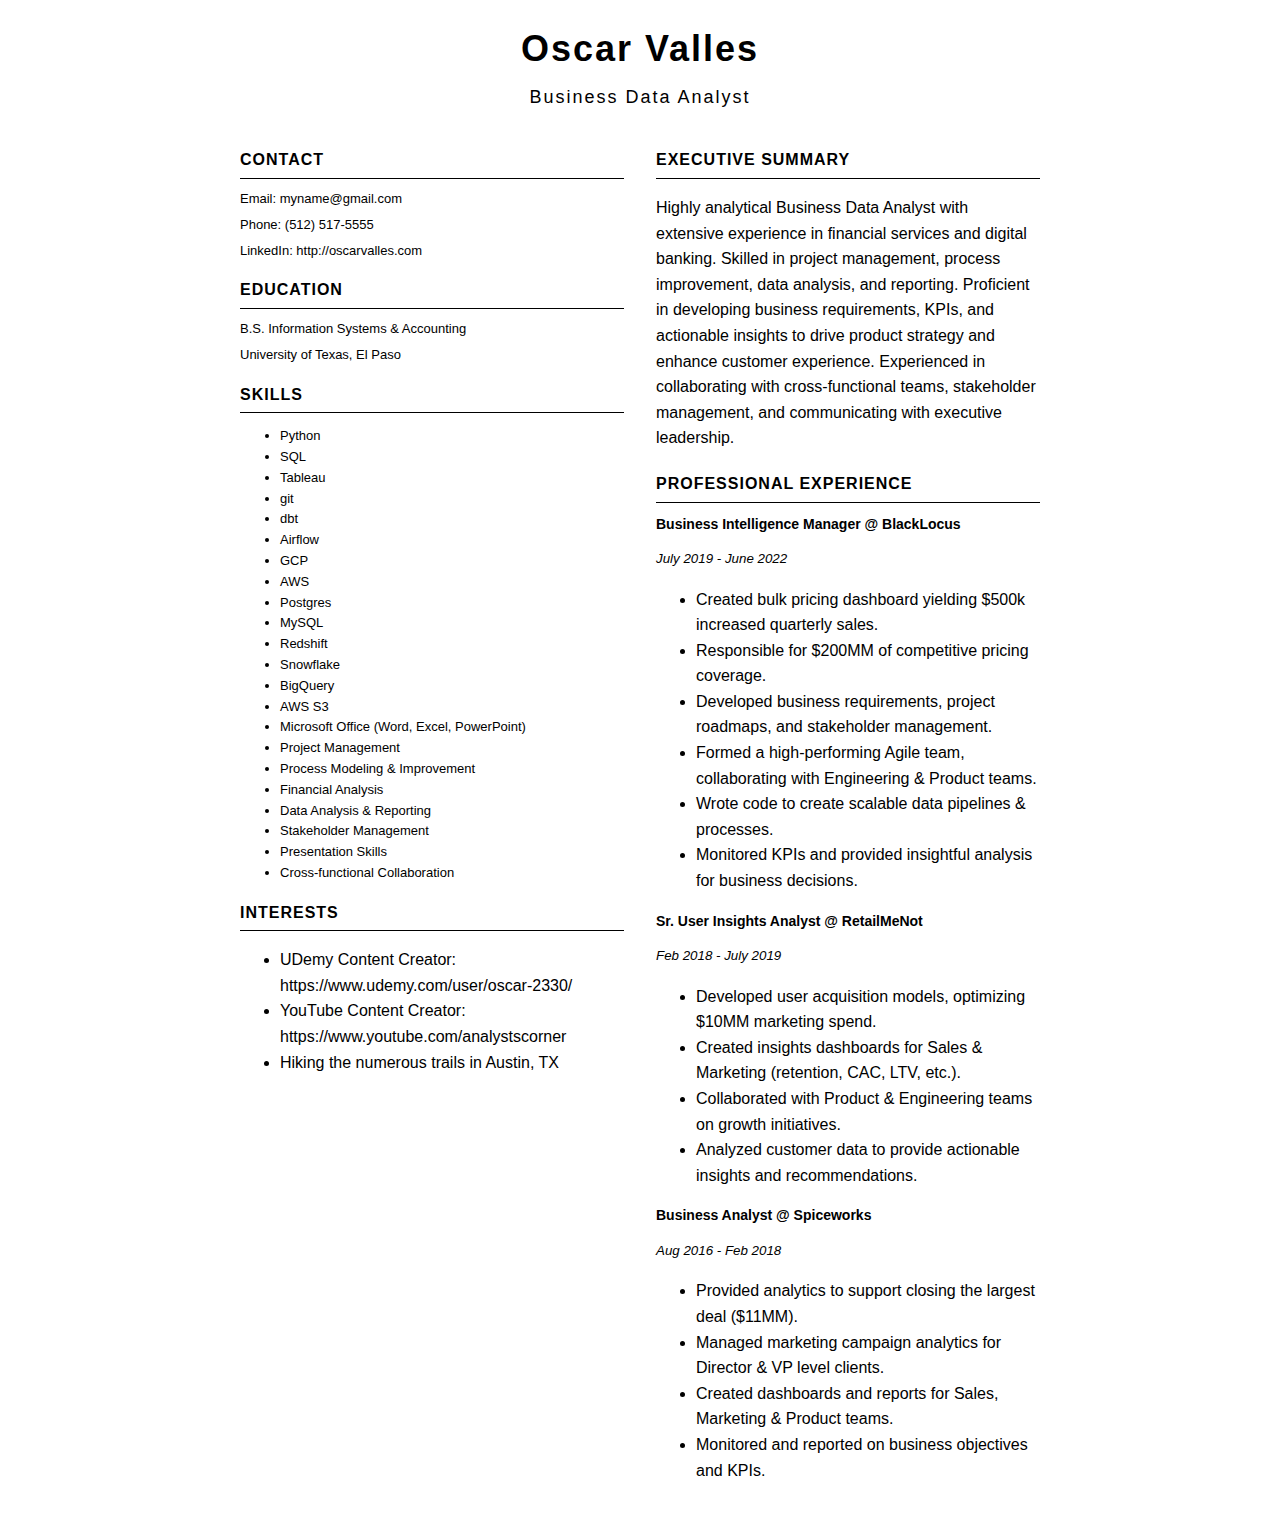
<file: resumes/2024-09-02/ascend.html>
<!doctype html>
<html lang="en">
    <head>
        <meta charset="UTF-8" />
        <meta name="viewport" content="width=device-width, initial-scale=1.0" />
        <title>Resume - Oscar Valles</title>
        <style>
            body {
                font-family: Helvetica, Arial, sans-serif;
                margin: 0;
                padding: 0;
                background-color: #fff;
                color: #000;
                line-height: 1.6;
            }

            .container {
                width: 800px;
                margin: 0 auto;
                padding: 20px;
            }

            .header {
                text-align: center;
                margin-bottom: 20px;
            }

            .header h1 {
                font-size: 36px;
                margin: 0;
                letter-spacing: 2px;
            }

            .header h2 {
                font-size: 18px;
                margin-top: 5px;
                font-weight: normal;
                letter-spacing: 2px;
            }

            .left,
            .right {
                width: 48%;
            }

            .left {
                float: left;
            }

            .right {
                float: right;
            }

            .contact,
            .education,
            .skills {
                font-size: 13px;
            }
            ,
            .interests {
                margin-bottom: 20px;
            }

            .contact h3,
            .education h3,
            .skills h3,
            .interests h3 {
                font-size: 16px;
                margin-bottom: 10px;
                text-transform: uppercase;
                border-bottom: 1px solid #000;
                padding-bottom: 5px;
                letter-spacing: 1px;
            }

            .contact p,
            .education p,
            .skills p,
            .interests p {
                margin: 5px 0;
            }

            .summary,
            .experience {
                margin-bottom: 20px;
            }

            .summary h3,
            .experience h3 {
                font-size: 16px;
                margin-bottom: 10px;
                text-transform: uppercase;
                border-bottom: 1px solid #000;
                padding-bottom: 5px;
                letter-spacing: 1px;
            }

            .experience h4 {
                font-size: 14px;
                margin: 10px 0;
                font-weight: bold;
            }

            .experience p {
                margin: 5px 0;
            }

            .clearfix::after {
                content: "";
                clear: both;
                display: table;
            }
        </style>
    </head>
    <body>
        <div class="container">
            <div class="header">
                <h1>Oscar Valles</h1>
                <h2>Business Data Analyst</h2>
            </div>

            <div class="clearfix">
                <div class="left">
                    <div class="contact">
                        <h3>Contact</h3>
                        <p>
                            Email:
                            myname@gmail.com
                        </p>
                        <p>
                            Phone:
                            (512) 517-5555
                        </p>
                        <p>
                            LinkedIn:
                            http://oscarvalles.com
                        </p>
                    </div>

                    <div class="education">
                        <h3>Education</h3>
                        <p>B.S. Information Systems & Accounting</p>
                        <p>University of Texas, El Paso</p>
                    </div>

                    <div class="skills">
                        <h3>Skills</h3>
                        <ul>
                            <li>Python</li><li>SQL</li><li>Tableau</li><li>git</li><li>dbt</li><li>Airflow</li><li>GCP</li><li>AWS</li><li>Postgres</li><li>MySQL</li><li>Redshift</li><li>Snowflake</li><li>BigQuery</li><li>AWS S3</li><li>Microsoft Office (Word, Excel, PowerPoint)</li><li>Project Management</li><li>Process Modeling & Improvement</li><li>Financial Analysis</li><li>Data Analysis & Reporting</li><li>Stakeholder Management</li><li>Presentation Skills</li><li>Cross-functional Collaboration</li>
                        </ul>
                    </div>

                    <div class="interests">
                        <h3>Interests</h3>
                        <ul>
                            <li>UDemy Content Creator: https://www.udemy.com/user/oscar-2330/</li><li>YouTube Content Creator: https://www.youtube.com/analystscorner</li><li>Hiking the numerous trails in Austin, TX</li>
                        </ul>
                    </div>
                </div>

                <div class="right">
                    <div class="summary">
                        <h3>Executive Summary</h3>
                        <p>Highly analytical Business Data Analyst with extensive experience in financial services and digital banking. Skilled in project management, process improvement, data analysis, and reporting. Proficient in developing business requirements, KPIs, and actionable insights to drive product strategy and enhance customer experience. Experienced in collaborating with cross-functional teams, stakeholder management, and communicating with executive leadership.</p>
                    </div>

                    <div class="experience">
                        <h3>Professional Experience</h3>
                        
                <h4>Business Intelligence Manager @ BlackLocus</h4>
                <p><small><i>July 2019 - June 2022</i></small></p>
            <ul><li>Created bulk pricing dashboard yielding $500k increased quarterly sales.</li><li>Responsible for $200MM of competitive pricing coverage.</li><li>Developed business requirements, project roadmaps, and stakeholder management.</li><li>Formed a high-performing Agile team, collaborating with Engineering & Product teams.</li><li>Wrote code to create scalable data pipelines & processes.</li><li>Monitored KPIs and provided insightful analysis for business decisions.</li></ul>
                <h4>Sr. User Insights Analyst @ RetailMeNot</h4>
                <p><small><i>Feb 2018 - July 2019</i></small></p>
            <ul><li>Developed user acquisition models, optimizing $10MM marketing spend.</li><li>Created insights dashboards for Sales & Marketing (retention, CAC, LTV, etc.).</li><li>Collaborated with Product & Engineering teams on growth initiatives.</li><li>Analyzed customer data to provide actionable insights and recommendations.</li></ul>
                <h4>Business Analyst @ Spiceworks</h4>
                <p><small><i>Aug 2016 - Feb 2018</i></small></p>
            <ul><li>Provided analytics to support closing the largest deal ($11MM).</li><li>Managed marketing campaign analytics for Director & VP level clients.</li><li>Created dashboards and reports for Sales, Marketing & Product teams.</li><li>Monitored and reported on business objectives and KPIs.</li></ul>
                    </div>
                </div>
            </div>
        </div>
    </body>
</html>
</file>
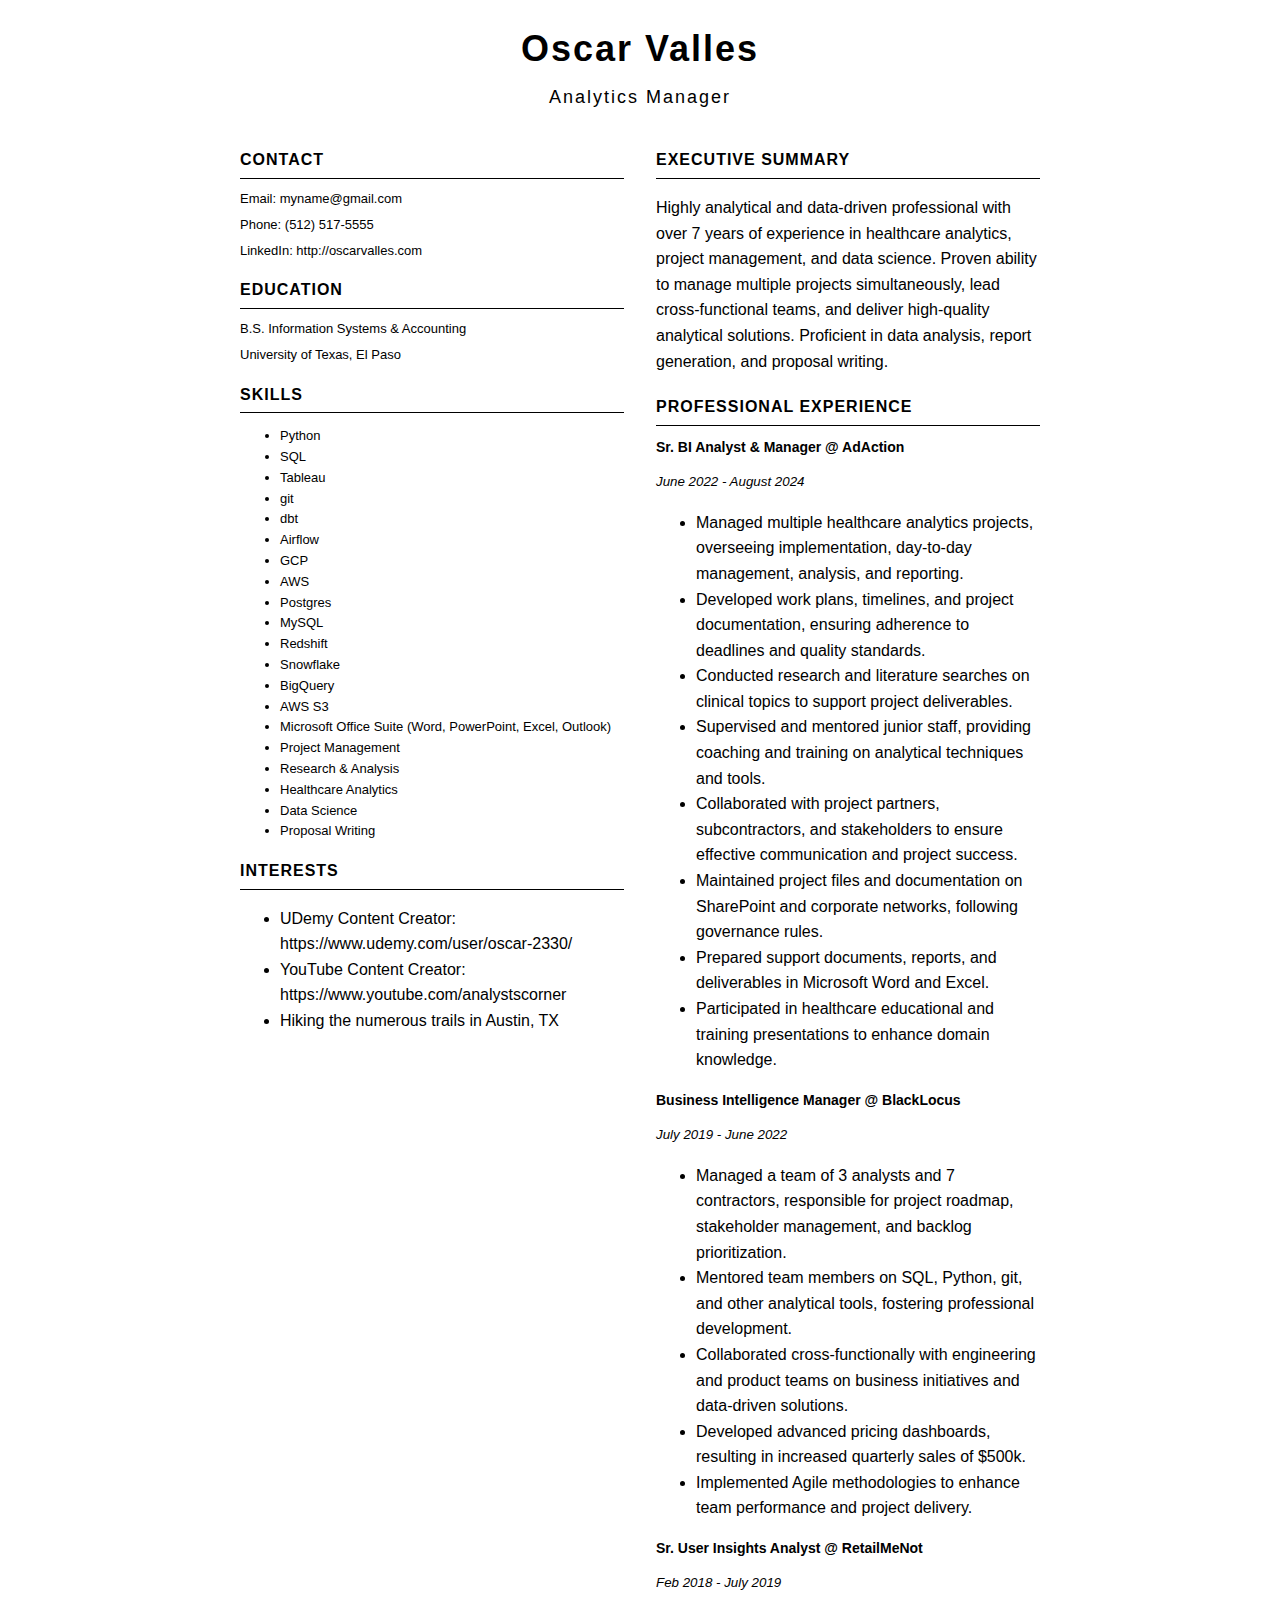
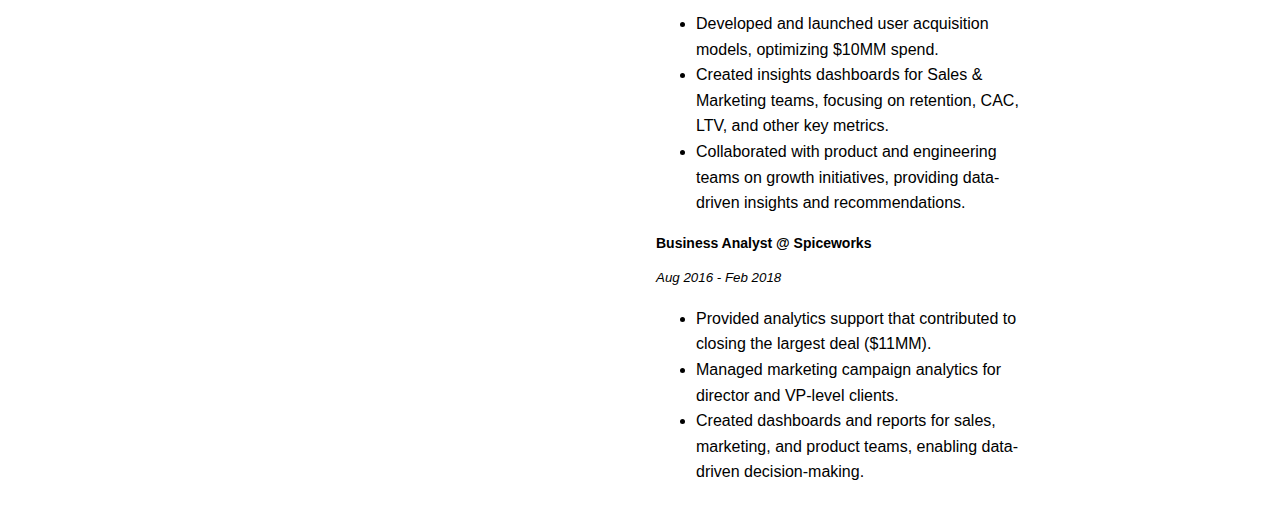
<file: resumes/2024-09-02/hsag.html>
<!doctype html>
<html lang="en">
    <head>
        <meta charset="UTF-8" />
        <meta name="viewport" content="width=device-width, initial-scale=1.0" />
        <title>Resume - Oscar Valles</title>
        <style>
            body {
                font-family: Helvetica, Arial, sans-serif;
                margin: 0;
                padding: 0;
                background-color: #fff;
                color: #000;
                line-height: 1.6;
            }

            .container {
                width: 800px;
                margin: 0 auto;
                padding: 20px;
            }

            .header {
                text-align: center;
                margin-bottom: 20px;
            }

            .header h1 {
                font-size: 36px;
                margin: 0;
                letter-spacing: 2px;
            }

            .header h2 {
                font-size: 18px;
                margin-top: 5px;
                font-weight: normal;
                letter-spacing: 2px;
            }

            .left,
            .right {
                width: 48%;
            }

            .left {
                float: left;
            }

            .right {
                float: right;
            }

            .contact,
            .education,
            .skills {
                font-size: 13px;
            }
            ,
            .interests {
                margin-bottom: 20px;
            }

            .contact h3,
            .education h3,
            .skills h3,
            .interests h3 {
                font-size: 16px;
                margin-bottom: 10px;
                text-transform: uppercase;
                border-bottom: 1px solid #000;
                padding-bottom: 5px;
                letter-spacing: 1px;
            }

            .contact p,
            .education p,
            .skills p,
            .interests p {
                margin: 5px 0;
            }

            .summary,
            .experience {
                margin-bottom: 20px;
            }

            .summary h3,
            .experience h3 {
                font-size: 16px;
                margin-bottom: 10px;
                text-transform: uppercase;
                border-bottom: 1px solid #000;
                padding-bottom: 5px;
                letter-spacing: 1px;
            }

            .experience h4 {
                font-size: 14px;
                margin: 10px 0;
                font-weight: bold;
            }

            .experience p {
                margin: 5px 0;
            }

            .clearfix::after {
                content: "";
                clear: both;
                display: table;
            }
        </style>
    </head>
    <body>
        <div class="container">
            <div class="header">
                <h1>Oscar Valles</h1>
                <h2>Analytics Manager</h2>
            </div>

            <div class="clearfix">
                <div class="left">
                    <div class="contact">
                        <h3>Contact</h3>
                        <p>
                            Email:
                            myname@gmail.com
                        </p>
                        <p>
                            Phone:
                            (512) 517-5555
                        </p>
                        <p>
                            LinkedIn:
                            http://oscarvalles.com
                        </p>
                    </div>

                    <div class="education">
                        <h3>Education</h3>
                        <p>B.S. Information Systems & Accounting</p>
                        <p>University of Texas, El Paso</p>
                    </div>

                    <div class="skills">
                        <h3>Skills</h3>
                        <ul>
                            <li>Python</li><li>SQL</li><li>Tableau</li><li>git</li><li>dbt</li><li>Airflow</li><li>GCP</li><li>AWS</li><li>Postgres</li><li>MySQL</li><li>Redshift</li><li>Snowflake</li><li>BigQuery</li><li>AWS S3</li><li>Microsoft Office Suite (Word, PowerPoint, Excel, Outlook)</li><li>Project Management</li><li>Research & Analysis</li><li>Healthcare Analytics</li><li>Data Science</li><li>Proposal Writing</li>
                        </ul>
                    </div>

                    <div class="interests">
                        <h3>Interests</h3>
                        <ul>
                            <li>UDemy Content Creator: https://www.udemy.com/user/oscar-2330/</li><li>YouTube Content Creator: https://www.youtube.com/analystscorner</li><li>Hiking the numerous trails in Austin, TX</li>
                        </ul>
                    </div>
                </div>

                <div class="right">
                    <div class="summary">
                        <h3>Executive Summary</h3>
                        <p>Highly analytical and data-driven professional with over 7 years of experience in healthcare analytics, project management, and data science. Proven ability to manage multiple projects simultaneously, lead cross-functional teams, and deliver high-quality analytical solutions. Proficient in data analysis, report generation, and proposal writing.</p>
                    </div>

                    <div class="experience">
                        <h3>Professional Experience</h3>
                        
                <h4>Sr. BI Analyst & Manager @ AdAction</h4>
                <p><small><i>June 2022 - August 2024</i></small></p>
            <ul><li>Managed multiple healthcare analytics projects, overseeing implementation, day-to-day management, analysis, and reporting.</li><li>Developed work plans, timelines, and project documentation, ensuring adherence to deadlines and quality standards.</li><li>Conducted research and literature searches on clinical topics to support project deliverables.</li><li>Supervised and mentored junior staff, providing coaching and training on analytical techniques and tools.</li><li>Collaborated with project partners, subcontractors, and stakeholders to ensure effective communication and project success.</li><li>Maintained project files and documentation on SharePoint and corporate networks, following governance rules.</li><li>Prepared support documents, reports, and deliverables in Microsoft Word and Excel.</li><li>Participated in healthcare educational and training presentations to enhance domain knowledge.</li></ul>
                <h4>Business Intelligence Manager @ BlackLocus</h4>
                <p><small><i>July 2019 - June 2022</i></small></p>
            <ul><li>Managed a team of 3 analysts and 7 contractors, responsible for project roadmap, stakeholder management, and backlog prioritization.</li><li>Mentored team members on SQL, Python, git, and other analytical tools, fostering professional development.</li><li>Collaborated cross-functionally with engineering and product teams on business initiatives and data-driven solutions.</li><li>Developed advanced pricing dashboards, resulting in increased quarterly sales of $500k.</li><li>Implemented Agile methodologies to enhance team performance and project delivery.</li></ul>
                <h4>Sr. User Insights Analyst @ RetailMeNot</h4>
                <p><small><i>Feb 2018 - July 2019</i></small></p>
            <ul><li>Developed and launched user acquisition models, optimizing $10MM spend.</li><li>Created insights dashboards for Sales & Marketing teams, focusing on retention, CAC, LTV, and other key metrics.</li><li>Collaborated with product and engineering teams on growth initiatives, providing data-driven insights and recommendations.</li></ul>
                <h4>Business Analyst @ Spiceworks</h4>
                <p><small><i>Aug 2016 - Feb 2018</i></small></p>
            <ul><li>Provided analytics support that contributed to closing the largest deal ($11MM).</li><li>Managed marketing campaign analytics for director and VP-level clients.</li><li>Created dashboards and reports for sales, marketing, and product teams, enabling data-driven decision-making.</li></ul>
                    </div>
                </div>
            </div>
        </div>
    </body>
</html>
</file>
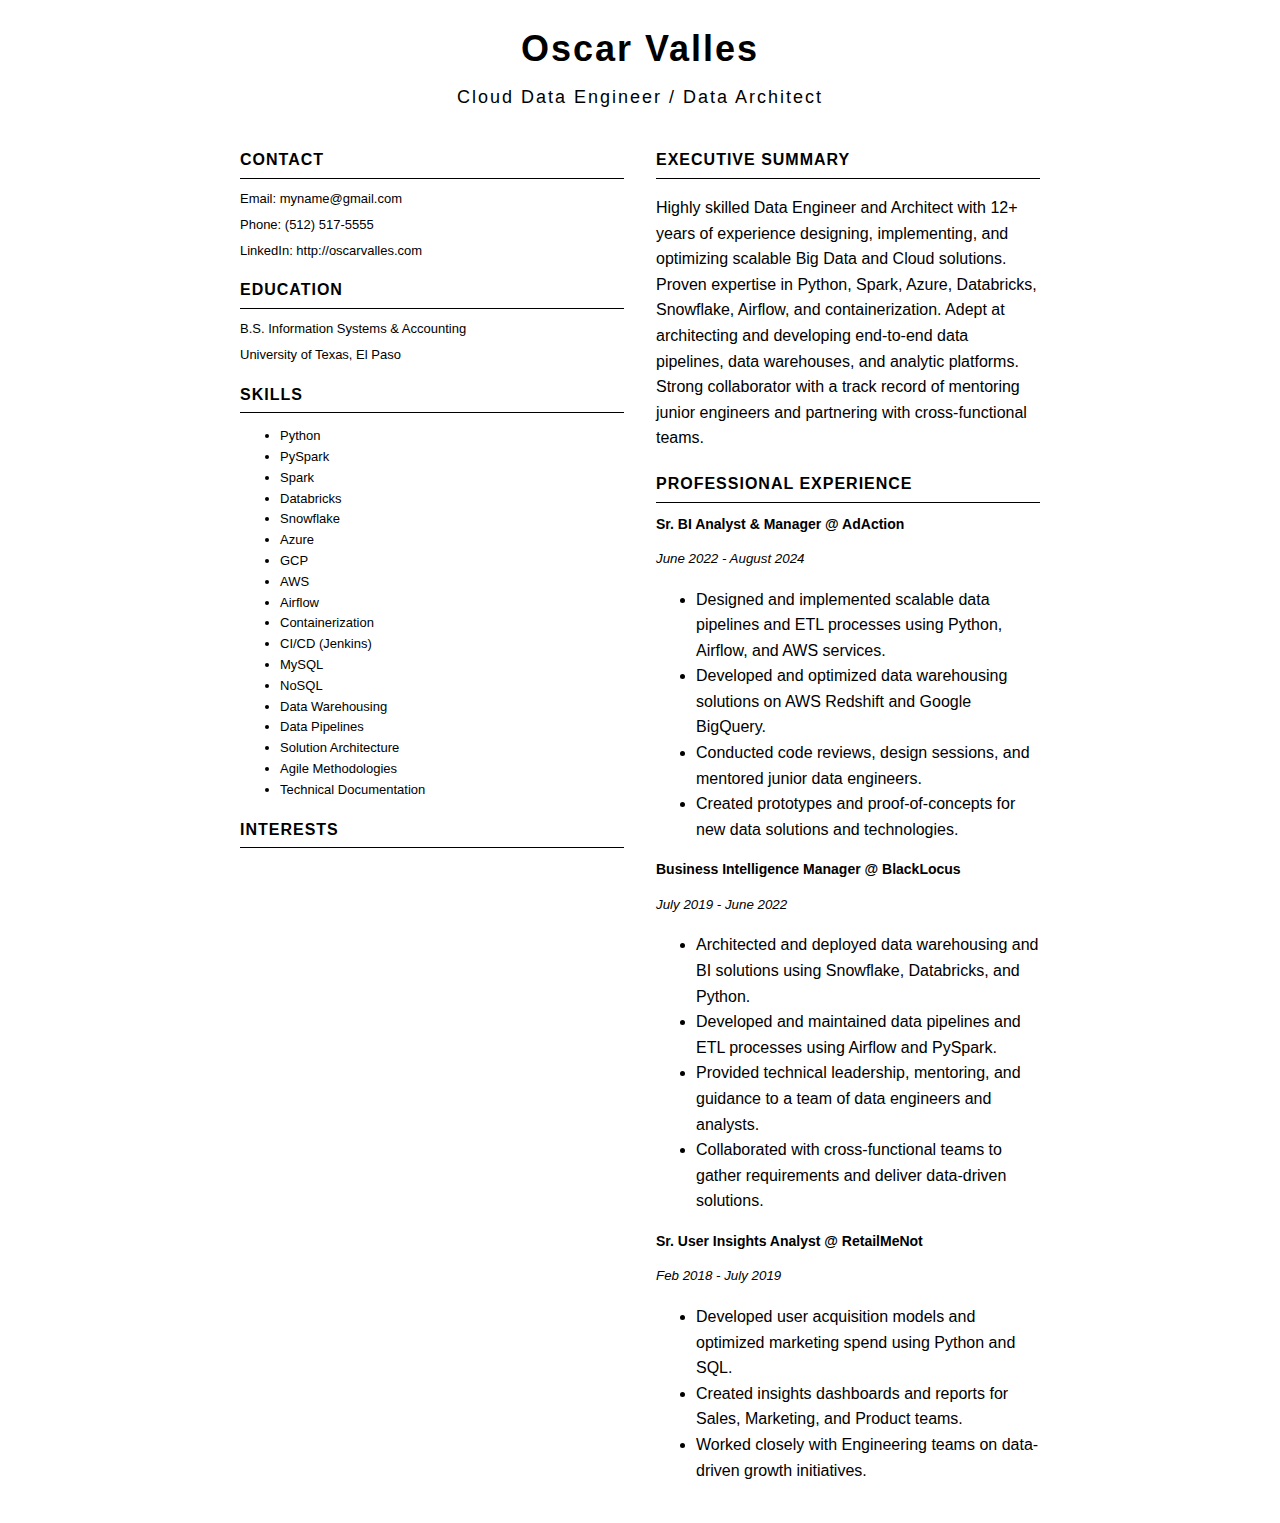
<file: resumes/2024-09-02/optum.html>
<!doctype html>
<html lang="en">
    <head>
        <meta charset="UTF-8" />
        <meta name="viewport" content="width=device-width, initial-scale=1.0" />
        <title>Resume - Oscar Valles</title>
        <style>
            body {
                font-family: Helvetica, Arial, sans-serif;
                margin: 0;
                padding: 0;
                background-color: #fff;
                color: #000;
                line-height: 1.6;
            }

            .container {
                width: 800px;
                margin: 0 auto;
                padding: 20px;
            }

            .header {
                text-align: center;
                margin-bottom: 20px;
            }

            .header h1 {
                font-size: 36px;
                margin: 0;
                letter-spacing: 2px;
            }

            .header h2 {
                font-size: 18px;
                margin-top: 5px;
                font-weight: normal;
                letter-spacing: 2px;
            }

            .left,
            .right {
                width: 48%;
            }

            .left {
                float: left;
            }

            .right {
                float: right;
            }

            .contact,
            .education,
            .skills {
                font-size: 13px;
            }
            ,
            .interests {
                margin-bottom: 20px;
            }

            .contact h3,
            .education h3,
            .skills h3,
            .interests h3 {
                font-size: 16px;
                margin-bottom: 10px;
                text-transform: uppercase;
                border-bottom: 1px solid #000;
                padding-bottom: 5px;
                letter-spacing: 1px;
            }

            .contact p,
            .education p,
            .skills p,
            .interests p {
                margin: 5px 0;
            }

            .summary,
            .experience {
                margin-bottom: 20px;
            }

            .summary h3,
            .experience h3 {
                font-size: 16px;
                margin-bottom: 10px;
                text-transform: uppercase;
                border-bottom: 1px solid #000;
                padding-bottom: 5px;
                letter-spacing: 1px;
            }

            .experience h4 {
                font-size: 14px;
                margin: 10px 0;
                font-weight: bold;
            }

            .experience p {
                margin: 5px 0;
            }

            .clearfix::after {
                content: "";
                clear: both;
                display: table;
            }
        </style>
    </head>
    <body>
        <div class="container">
            <div class="header">
                <h1>Oscar Valles</h1>
                <h2>Cloud Data Engineer / Data Architect</h2>
            </div>

            <div class="clearfix">
                <div class="left">
                    <div class="contact">
                        <h3>Contact</h3>
                        <p>
                            Email:
                            myname@gmail.com
                        </p>
                        <p>
                            Phone:
                            (512) 517-5555
                        </p>
                        <p>
                            LinkedIn:
                            http://oscarvalles.com
                        </p>
                    </div>

                    <div class="education">
                        <h3>Education</h3>
                        <p>B.S. Information Systems & Accounting</p>
                        <p>University of Texas, El Paso</p>
                    </div>

                    <div class="skills">
                        <h3>Skills</h3>
                        <ul>
                            <li>Python</li><li>PySpark</li><li>Spark</li><li>Databricks</li><li>Snowflake</li><li>Azure</li><li>GCP</li><li>AWS</li><li>Airflow</li><li>Containerization</li><li>CI/CD (Jenkins)</li><li>MySQL</li><li>NoSQL</li><li>Data Warehousing</li><li>Data Pipelines</li><li>Solution Architecture</li><li>Agile Methodologies</li><li>Technical Documentation</li>
                        </ul>
                    </div>

                    <div class="interests">
                        <h3>Interests</h3>
                        <ul>
                            
                        </ul>
                    </div>
                </div>

                <div class="right">
                    <div class="summary">
                        <h3>Executive Summary</h3>
                        <p>Highly skilled Data Engineer and Architect with 12+ years of experience designing, implementing, and optimizing scalable Big Data and Cloud solutions. Proven expertise in Python, Spark, Azure, Databricks, Snowflake, Airflow, and containerization. Adept at architecting and developing end-to-end data pipelines, data warehouses, and analytic platforms. Strong collaborator with a track record of mentoring junior engineers and partnering with cross-functional teams.</p>
                    </div>

                    <div class="experience">
                        <h3>Professional Experience</h3>
                        
                <h4>Sr. BI Analyst & Manager @ AdAction</h4>
                <p><small><i>June 2022 - August 2024</i></small></p>
            <ul><li>Designed and implemented scalable data pipelines and ETL processes using Python, Airflow, and AWS services.</li><li>Developed and optimized data warehousing solutions on AWS Redshift and Google BigQuery.</li><li>Conducted code reviews, design sessions, and mentored junior data engineers.</li><li>Created prototypes and proof-of-concepts for new data solutions and technologies.</li></ul>
                <h4>Business Intelligence Manager @ BlackLocus</h4>
                <p><small><i>July 2019 - June 2022</i></small></p>
            <ul><li>Architected and deployed data warehousing and BI solutions using Snowflake, Databricks, and Python.</li><li>Developed and maintained data pipelines and ETL processes using Airflow and PySpark.</li><li>Provided technical leadership, mentoring, and guidance to a team of data engineers and analysts.</li><li>Collaborated with cross-functional teams to gather requirements and deliver data-driven solutions.</li></ul>
                <h4>Sr. User Insights Analyst @ RetailMeNot</h4>
                <p><small><i>Feb 2018 - July 2019</i></small></p>
            <ul><li>Developed user acquisition models and optimized marketing spend using Python and SQL.</li><li>Created insights dashboards and reports for Sales, Marketing, and Product teams.</li><li>Worked closely with Engineering teams on data-driven growth initiatives.</li></ul>
                    </div>
                </div>
            </div>
        </div>
    </body>
</html>
</file>
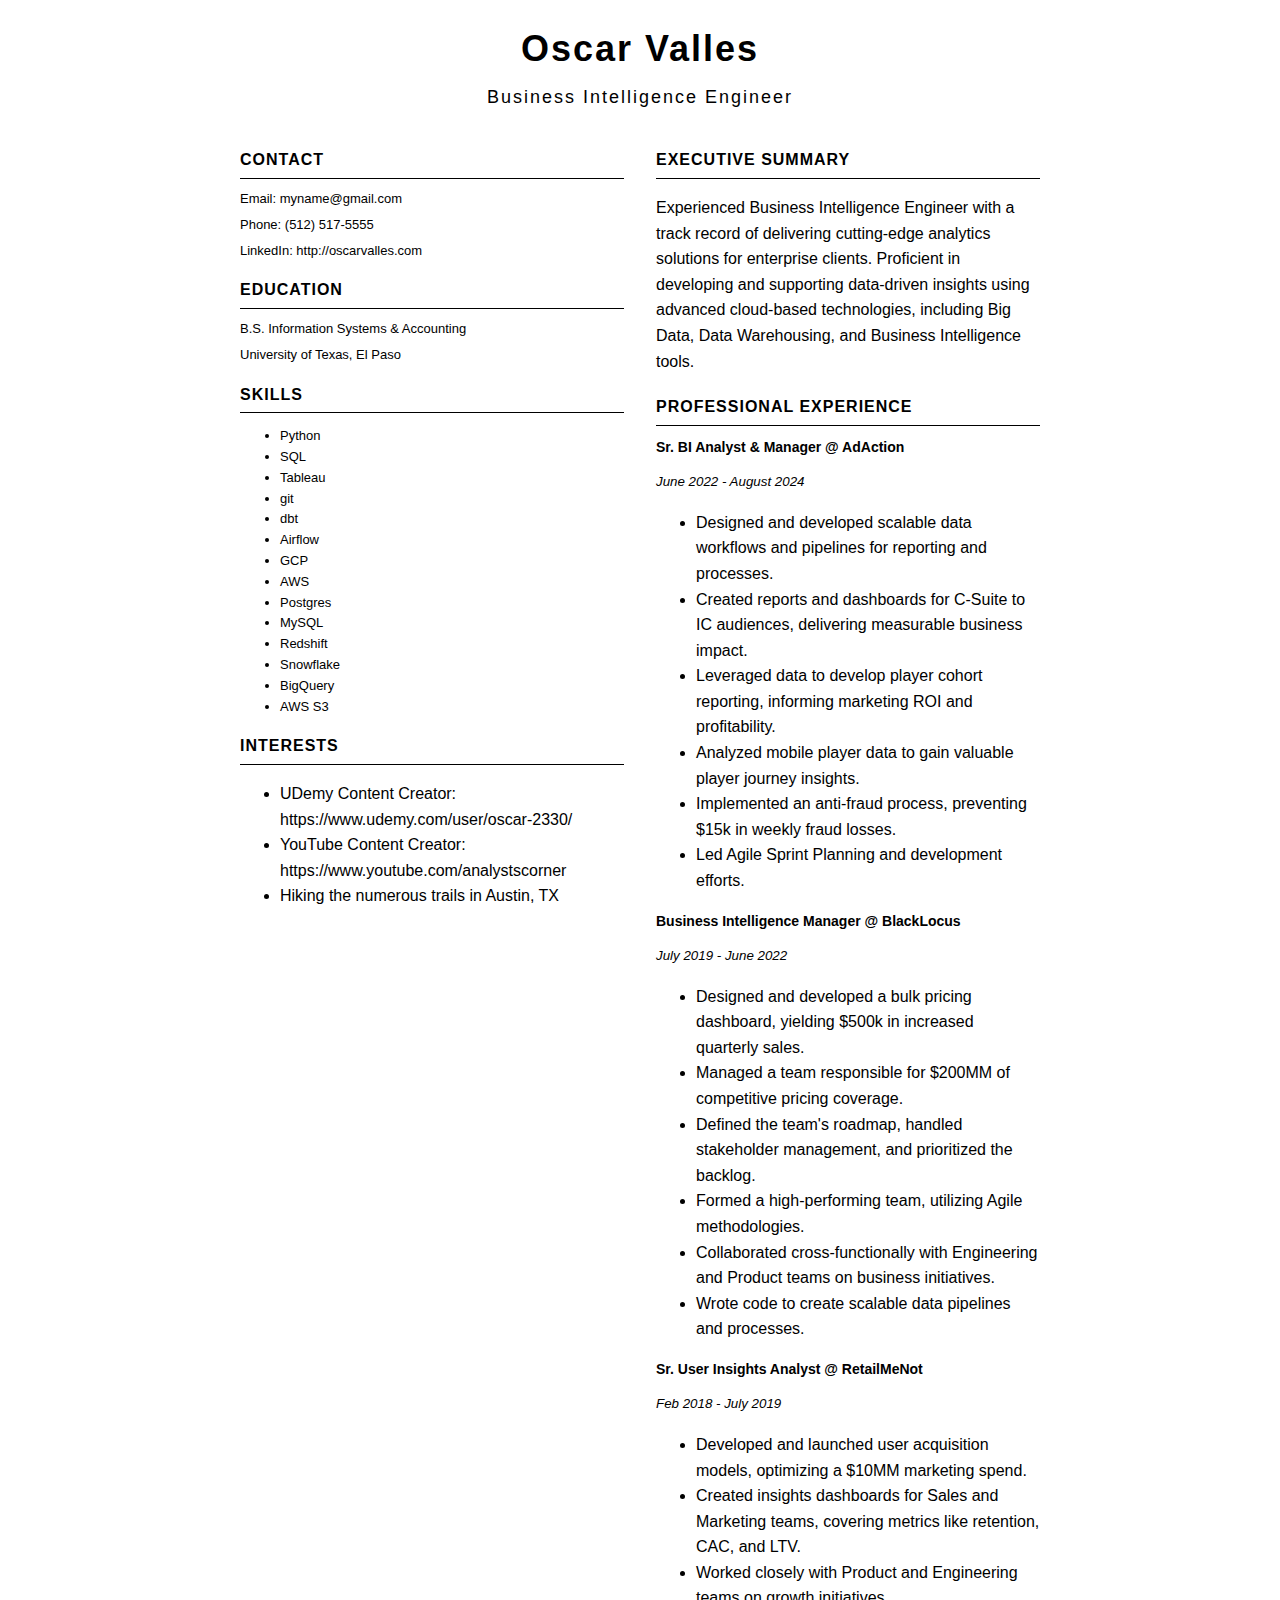
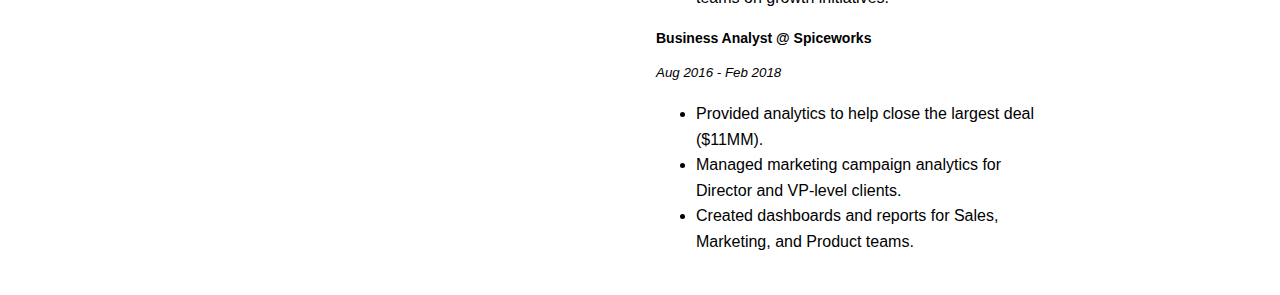
<file: resumes/2024-09-02/updated-resume-haiku.html>
<!doctype html>
<html lang="en">
    <head>
        <meta charset="UTF-8" />
        <meta name="viewport" content="width=device-width, initial-scale=1.0" />
        <title>Resume - Oscar Valles</title>
        <style>
            body {
                font-family: Helvetica, Arial, sans-serif;
                margin: 0;
                padding: 0;
                background-color: #fff;
                color: #000;
                line-height: 1.6;
            }

            .container {
                width: 800px;
                margin: 0 auto;
                padding: 20px;
            }

            .header {
                text-align: center;
                margin-bottom: 20px;
            }

            .header h1 {
                font-size: 36px;
                margin: 0;
                letter-spacing: 2px;
            }

            .header h2 {
                font-size: 18px;
                margin-top: 5px;
                font-weight: normal;
                letter-spacing: 2px;
            }

            .left,
            .right {
                width: 48%;
            }

            .left {
                float: left;
            }

            .right {
                float: right;
            }

            .contact,
            .education,
            .skills {
                font-size: 13px;
            }
            ,
            .interests {
                margin-bottom: 20px;
            }

            .contact h3,
            .education h3,
            .skills h3,
            .interests h3 {
                font-size: 16px;
                margin-bottom: 10px;
                text-transform: uppercase;
                border-bottom: 1px solid #000;
                padding-bottom: 5px;
                letter-spacing: 1px;
            }

            .contact p,
            .education p,
            .skills p,
            .interests p {
                margin: 5px 0;
            }

            .summary,
            .experience {
                margin-bottom: 20px;
            }

            .summary h3,
            .experience h3 {
                font-size: 16px;
                margin-bottom: 10px;
                text-transform: uppercase;
                border-bottom: 1px solid #000;
                padding-bottom: 5px;
                letter-spacing: 1px;
            }

            .experience h4 {
                font-size: 14px;
                margin: 10px 0;
                font-weight: bold;
            }

            .experience p {
                margin: 5px 0;
            }

            .clearfix::after {
                content: "";
                clear: both;
                display: table;
            }
        </style>
    </head>
    <body>
        <div class="container">
            <div class="header">
                <h1>Oscar Valles</h1>
                <h2>Business Intelligence Engineer</h2>
            </div>

            <div class="clearfix">
                <div class="left">
                    <div class="contact">
                        <h3>Contact</h3>
                        <p>
                            Email:
                            myname@gmail.com
                        </p>
                        <p>
                            Phone:
                            (512) 517-5555
                        </p>
                        <p>
                            LinkedIn:
                            http://oscarvalles.com
                        </p>
                    </div>

                    <div class="education">
                        <h3>Education</h3>
                        <p>B.S. Information Systems & Accounting</p>
                        <p>University of Texas, El Paso</p>
                    </div>

                    <div class="skills">
                        <h3>Skills</h3>
                        <ul>
                            <li>Python</li><li>SQL</li><li>Tableau</li><li>git</li><li>dbt</li><li>Airflow</li><li>GCP</li><li>AWS</li><li>Postgres</li><li>MySQL</li><li>Redshift</li><li>Snowflake</li><li>BigQuery</li><li>AWS S3</li>
                        </ul>
                    </div>

                    <div class="interests">
                        <h3>Interests</h3>
                        <ul>
                            <li>UDemy Content Creator: https://www.udemy.com/user/oscar-2330/</li><li>YouTube Content Creator: https://www.youtube.com/analystscorner</li><li>Hiking the numerous trails in Austin, TX</li>
                        </ul>
                    </div>
                </div>

                <div class="right">
                    <div class="summary">
                        <h3>Executive Summary</h3>
                        <p>Experienced Business Intelligence Engineer with a track record of delivering cutting-edge analytics solutions for enterprise clients. Proficient in developing and supporting data-driven insights using advanced cloud-based technologies, including Big Data, Data Warehousing, and Business Intelligence tools.</p>
                    </div>

                    <div class="experience">
                        <h3>Professional Experience</h3>
                        
                <h4>Sr. BI Analyst & Manager @ AdAction</h4>
                <p><small><i>June 2022 - August 2024</i></small></p>
            <ul><li>Designed and developed scalable data workflows and pipelines for reporting and processes.</li><li>Created reports and dashboards for C-Suite to IC audiences, delivering measurable business impact.</li><li>Leveraged data to develop player cohort reporting, informing marketing ROI and profitability.</li><li>Analyzed mobile player data to gain valuable player journey insights.</li><li>Implemented an anti-fraud process, preventing $15k in weekly fraud losses.</li><li>Led Agile Sprint Planning and development efforts.</li></ul>
                <h4>Business Intelligence Manager @ BlackLocus</h4>
                <p><small><i>July 2019 - June 2022</i></small></p>
            <ul><li>Designed and developed a bulk pricing dashboard, yielding $500k in increased quarterly sales.</li><li>Managed a team responsible for $200MM of competitive pricing coverage.</li><li>Defined the team's roadmap, handled stakeholder management, and prioritized the backlog.</li><li>Formed a high-performing team, utilizing Agile methodologies.</li><li>Collaborated cross-functionally with Engineering and Product teams on business initiatives.</li><li>Wrote code to create scalable data pipelines and processes.</li></ul>
                <h4>Sr. User Insights Analyst @ RetailMeNot</h4>
                <p><small><i>Feb 2018 - July 2019</i></small></p>
            <ul><li>Developed and launched user acquisition models, optimizing a $10MM marketing spend.</li><li>Created insights dashboards for Sales and Marketing teams, covering metrics like retention, CAC, and LTV.</li><li>Worked closely with Product and Engineering teams on growth initiatives.</li></ul>
                <h4>Business Analyst @ Spiceworks</h4>
                <p><small><i>Aug 2016 - Feb 2018</i></small></p>
            <ul><li>Provided analytics to help close the largest deal ($11MM).</li><li>Managed marketing campaign analytics for Director and VP-level clients.</li><li>Created dashboards and reports for Sales, Marketing, and Product teams.</li></ul>
                    </div>
                </div>
            </div>
        </div>
    </body>
</html>
</file>
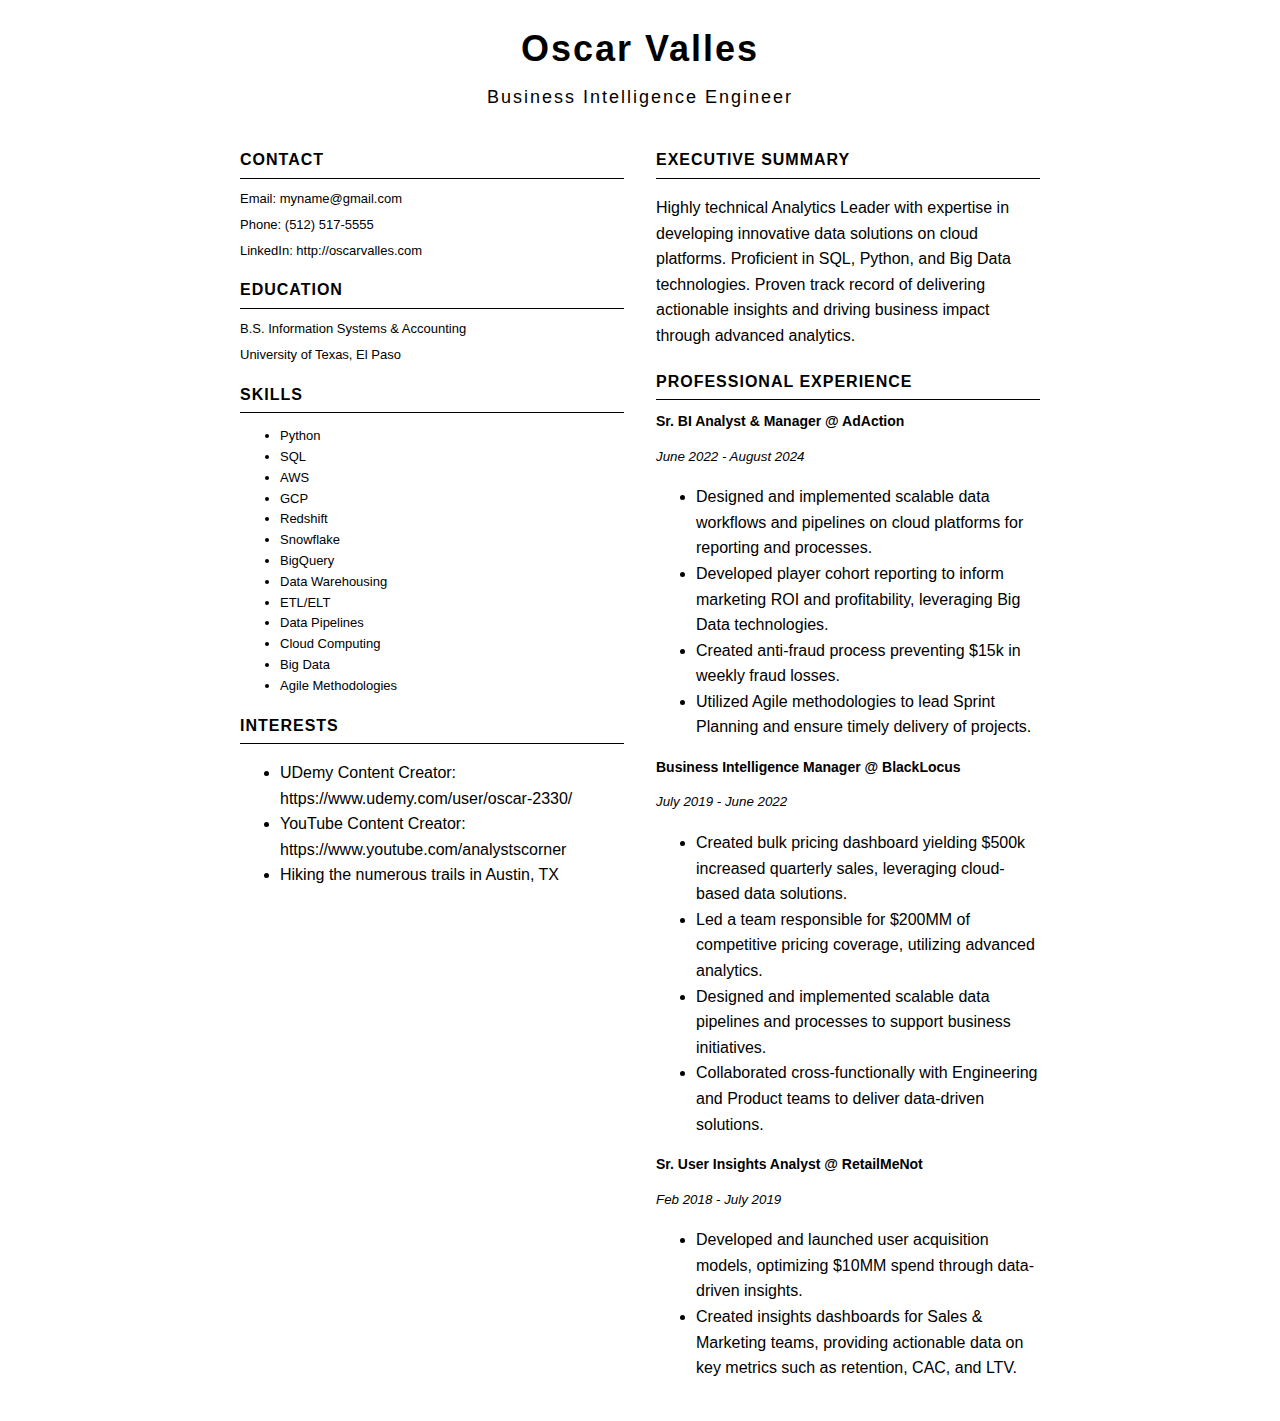
<file: resumes/2024-09-02/updated_resume-opus.html>
<!doctype html>
<html lang="en">
    <head>
        <meta charset="UTF-8" />
        <meta name="viewport" content="width=device-width, initial-scale=1.0" />
        <title>Resume - Oscar Valles</title>
        <style>
            body {
                font-family: Helvetica, Arial, sans-serif;
                margin: 0;
                padding: 0;
                background-color: #fff;
                color: #000;
                line-height: 1.6;
            }

            .container {
                width: 800px;
                margin: 0 auto;
                padding: 20px;
            }

            .header {
                text-align: center;
                margin-bottom: 20px;
            }

            .header h1 {
                font-size: 36px;
                margin: 0;
                letter-spacing: 2px;
            }

            .header h2 {
                font-size: 18px;
                margin-top: 5px;
                font-weight: normal;
                letter-spacing: 2px;
            }

            .left,
            .right {
                width: 48%;
            }

            .left {
                float: left;
            }

            .right {
                float: right;
            }

            .contact,
            .education,
            .skills {
                font-size: 13px;
            }
            ,
            .interests {
                margin-bottom: 20px;
            }

            .contact h3,
            .education h3,
            .skills h3,
            .interests h3 {
                font-size: 16px;
                margin-bottom: 10px;
                text-transform: uppercase;
                border-bottom: 1px solid #000;
                padding-bottom: 5px;
                letter-spacing: 1px;
            }

            .contact p,
            .education p,
            .skills p,
            .interests p {
                margin: 5px 0;
            }

            .summary,
            .experience {
                margin-bottom: 20px;
            }

            .summary h3,
            .experience h3 {
                font-size: 16px;
                margin-bottom: 10px;
                text-transform: uppercase;
                border-bottom: 1px solid #000;
                padding-bottom: 5px;
                letter-spacing: 1px;
            }

            .experience h4 {
                font-size: 14px;
                margin: 10px 0;
                font-weight: bold;
            }

            .experience p {
                margin: 5px 0;
            }

            .clearfix::after {
                content: "";
                clear: both;
                display: table;
            }
        </style>
    </head>
    <body>
        <div class="container">
            <div class="header">
                <h1>Oscar Valles</h1>
                <h2>Business Intelligence Engineer</h2>
            </div>

            <div class="clearfix">
                <div class="left">
                    <div class="contact">
                        <h3>Contact</h3>
                        <p>
                            Email:
                            myname@gmail.com
                        </p>
                        <p>
                            Phone:
                            (512) 517-5555
                        </p>
                        <p>
                            LinkedIn:
                            http://oscarvalles.com
                        </p>
                    </div>

                    <div class="education">
                        <h3>Education</h3>
                        <p>B.S. Information Systems & Accounting</p>
                        <p>University of Texas, El Paso</p>
                    </div>

                    <div class="skills">
                        <h3>Skills</h3>
                        <ul>
                            <li>Python</li><li>SQL</li><li>AWS</li><li>GCP</li><li>Redshift</li><li>Snowflake</li><li>BigQuery</li><li>Data Warehousing</li><li>ETL/ELT</li><li>Data Pipelines</li><li>Cloud Computing</li><li>Big Data</li><li>Agile Methodologies</li>
                        </ul>
                    </div>

                    <div class="interests">
                        <h3>Interests</h3>
                        <ul>
                            <li>UDemy Content Creator: https://www.udemy.com/user/oscar-2330/</li><li>YouTube Content Creator: https://www.youtube.com/analystscorner</li><li>Hiking the numerous trails in Austin, TX</li>
                        </ul>
                    </div>
                </div>

                <div class="right">
                    <div class="summary">
                        <h3>Executive Summary</h3>
                        <p>Highly technical Analytics Leader with expertise in developing innovative data solutions on cloud platforms. Proficient in SQL, Python, and Big Data technologies. Proven track record of delivering actionable insights and driving business impact through advanced analytics.</p>
                    </div>

                    <div class="experience">
                        <h3>Professional Experience</h3>
                        
                <h4>Sr. BI Analyst & Manager @ AdAction</h4>
                <p><small><i>June 2022 - August 2024</i></small></p>
            <ul><li>Designed and implemented scalable data workflows and pipelines on cloud platforms for reporting and processes.</li><li>Developed player cohort reporting to inform marketing ROI and profitability, leveraging Big Data technologies.</li><li>Created anti-fraud process preventing $15k in weekly fraud losses.</li><li>Utilized Agile methodologies to lead Sprint Planning and ensure timely delivery of projects.</li></ul>
                <h4>Business Intelligence Manager @ BlackLocus</h4>
                <p><small><i>July 2019 - June 2022</i></small></p>
            <ul><li>Created bulk pricing dashboard yielding $500k increased quarterly sales, leveraging cloud-based data solutions.</li><li>Led a team responsible for $200MM of competitive pricing coverage, utilizing advanced analytics.</li><li>Designed and implemented scalable data pipelines and processes to support business initiatives.</li><li>Collaborated cross-functionally with Engineering and Product teams to deliver data-driven solutions.</li></ul>
                <h4>Sr. User Insights Analyst @ RetailMeNot</h4>
                <p><small><i>Feb 2018 - July 2019</i></small></p>
            <ul><li>Developed and launched user acquisition models, optimizing $10MM spend through data-driven insights.</li><li>Created insights dashboards for Sales & Marketing teams, providing actionable data on key metrics such as retention, CAC, and LTV.</li></ul>
                    </div>
                </div>
            </div>
        </div>
    </body>
</html>
</file>
<file: resume-templates/template-01/styles.css>
body {
    font-family: Arial, sans-serif;
    color: #333;
    margin: 0;
    padding: 0;
    background-color: #f9f9f9;
}

.container {
    max-width: 800px;
    margin: 20px auto;
    background-color: #fff;
    padding: 20px;
    border-radius: 8px;
    box-shadow: 0 0 10px rgba(0, 0, 0, 0.1);
}

header {
    background-color: #2c3e50;
    color: #fff;
    padding: 20px;
    border-radius: 8px 8px 0 0;
}

.header-content {
    display: flex;
    align-items: center;
    justify-content: space-between;
}

.profile-pic img {
    width: 100px;
    height: 100px;
    border-radius: 50%;
    object-fit: cover;
    border: 3px solid #fff;
}

.contact-info {
    text-align: right;
}

.contact-info h1 {
    margin: 0;
    font-size: 24px;
}

.contact-info h2 {
    margin: 5px 0;
    font-weight: normal;
    font-size: 18px;
}

.contact-info p {
    margin: 2px 0;
    font-size: 14px;
}

section {
    margin: 20px 0;
}

section h3 {
    font-size: 20px;
    border-bottom: 2px solid #2c3e50;
    padding-bottom: 5px;
    margin-bottom: 10px;
    color: #2c3e50;
}

.main-content {
    display: flex;
    justify-content: space-between;
}

.experience,
.experience {
    width: 65%;
}

.skills {
    width: 25%;
    font-size: 13px;
    font-family:
        system-ui,
        -apple-system,
        BlinkMacSystemFont,
        "Segoe UI",
        Roboto,
        Oxygen,
        Ubuntu,
        Cantarell,
        "Open Sans",
        "Helvetica Neue",
        Arial,
        sans-serif;
}

.experience ul,
.skills ul,
.education ul,
.references ul,
.awards ul,
.hobbies ul {
    list-style-type: none;
    padding: 0;
}

.experience li {
    list-style: disc;
    margin-left: 20px;
}
,
.education li {
    margin-bottom: 10px;
}

.skills ul li,
.hobbies ul li {
    margin: 5px 0;
}

.references ul li,
.awards ul li {
    margin: 10px 0;
}

.references p,
.awards p {
    margin: 0;
}
</file>
<file: resumes/2024-09-01/styles.css>
body {
    font-family: Arial, sans-serif;
    color: #333;
    margin: 0;
    padding: 0;
    background-color: #f9f9f9;
}

.container {
    max-width: 800px;
    margin: 20px auto;
    background-color: #fff;
    padding: 20px;
    border-radius: 8px;
    box-shadow: 0 0 10px rgba(0, 0, 0, 0.1);
}

header {
    background-color: #2c3e50;
    color: #fff;
    padding: 20px;
    border-radius: 8px 8px 0 0;
}

.header-content {
    display: flex;
    align-items: center;
    justify-content: space-between;
}

.profile-pic img {
    width: 100px;
    height: 100px;
    border-radius: 50%;
    object-fit: cover;
    border: 3px solid #fff;
}

.contact-info {
    text-align: right;
}

.contact-info h1 {
    margin: 0;
    font-size: 24px;
}

.contact-info h2 {
    margin: 5px 0;
    font-weight: normal;
    font-size: 18px;
}

.contact-info p {
    margin: 2px 0;
    font-size: 14px;
}

section {
    margin: 20px 0;
}

section h3 {
    font-size: 20px;
    border-bottom: 2px solid #2c3e50;
    padding-bottom: 5px;
    margin-bottom: 10px;
    color: #2c3e50;
}

.main-content {
    display: flex;
    justify-content: space-between;
}

.experience,
.experience {
    width: 65%;
}

.skills {
    width: 35%;
}

.experience ul,
.skills ul,
.education ul,
.references ul,
.awards ul,
.hobbies ul {
    list-style-type: none;
    padding: 0;
}

.experience li,
.education li {
    margin-bottom: 10px;
}

.skills ul li,
.hobbies ul li {
    margin: 5px 0;
}

.references ul li,
.awards ul li {
    margin: 10px 0;
}

.references p,
.awards p {
    margin: 0;
}
</file>
